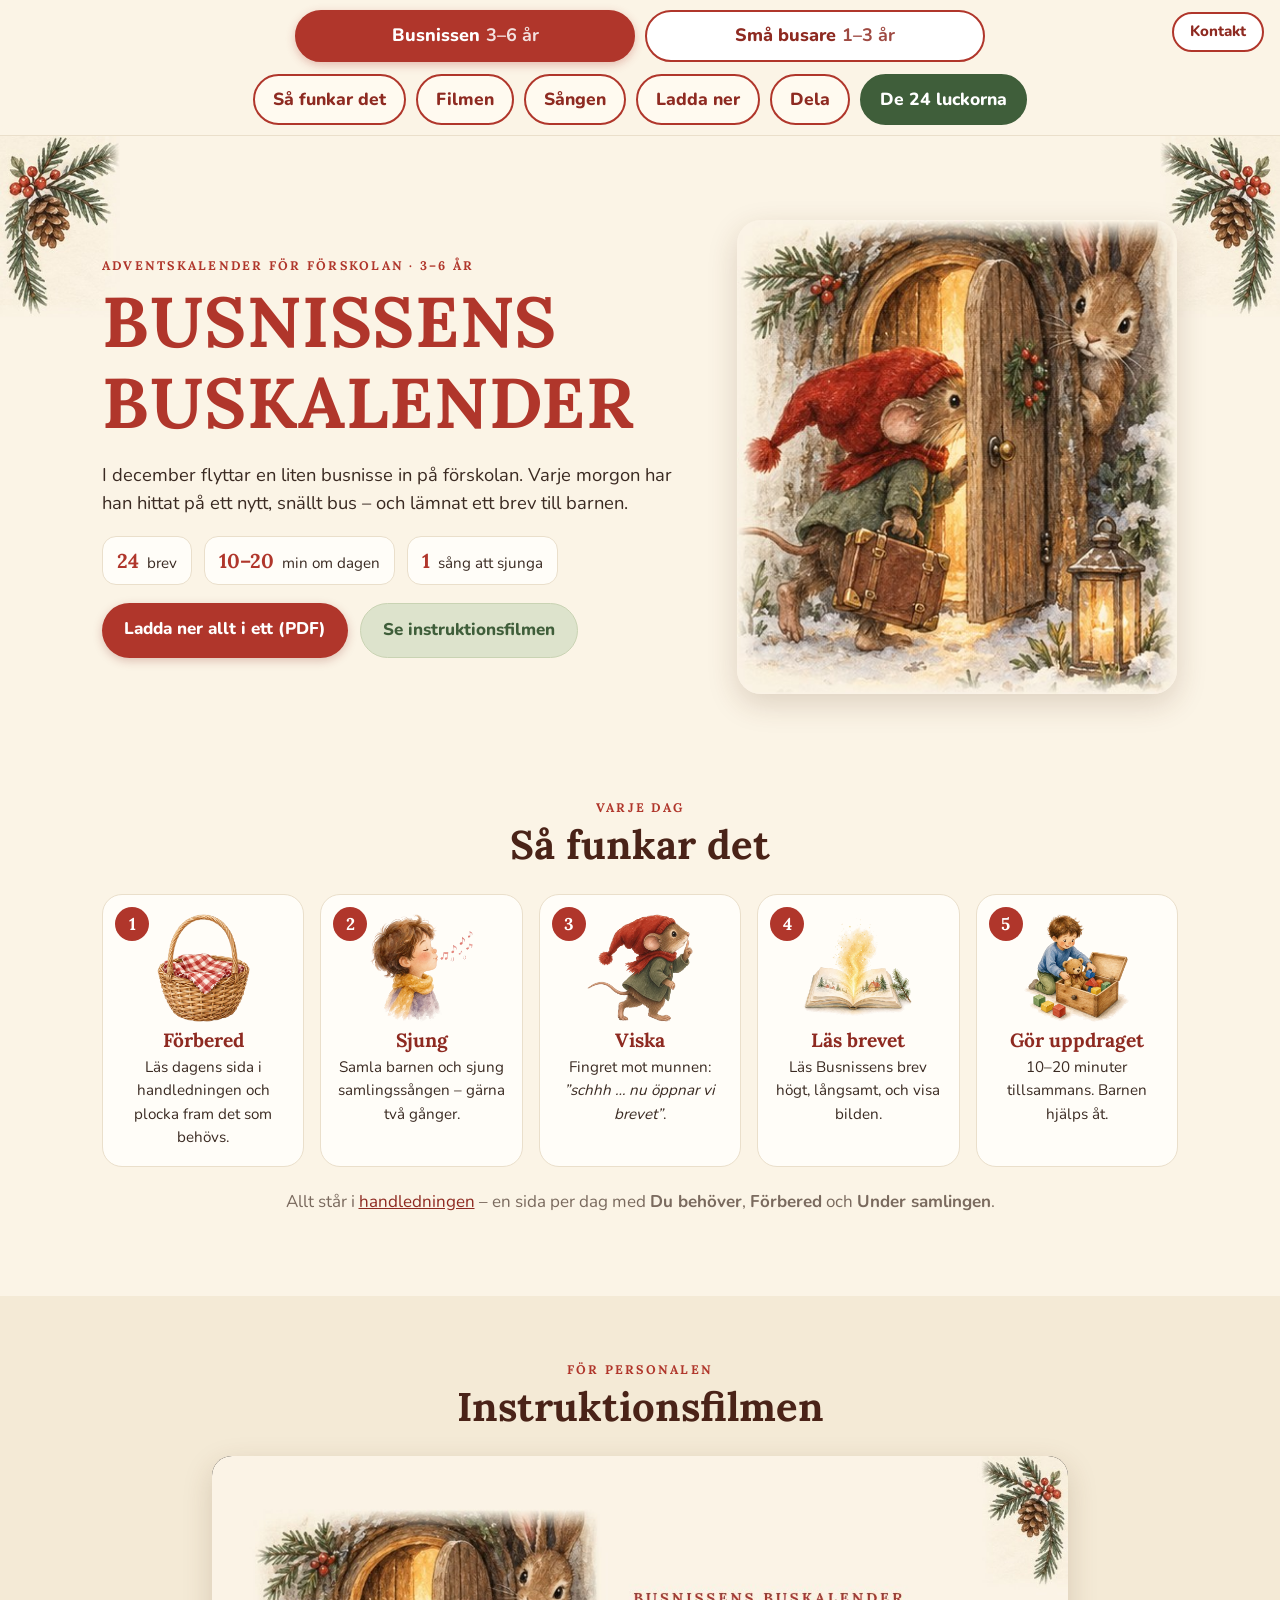
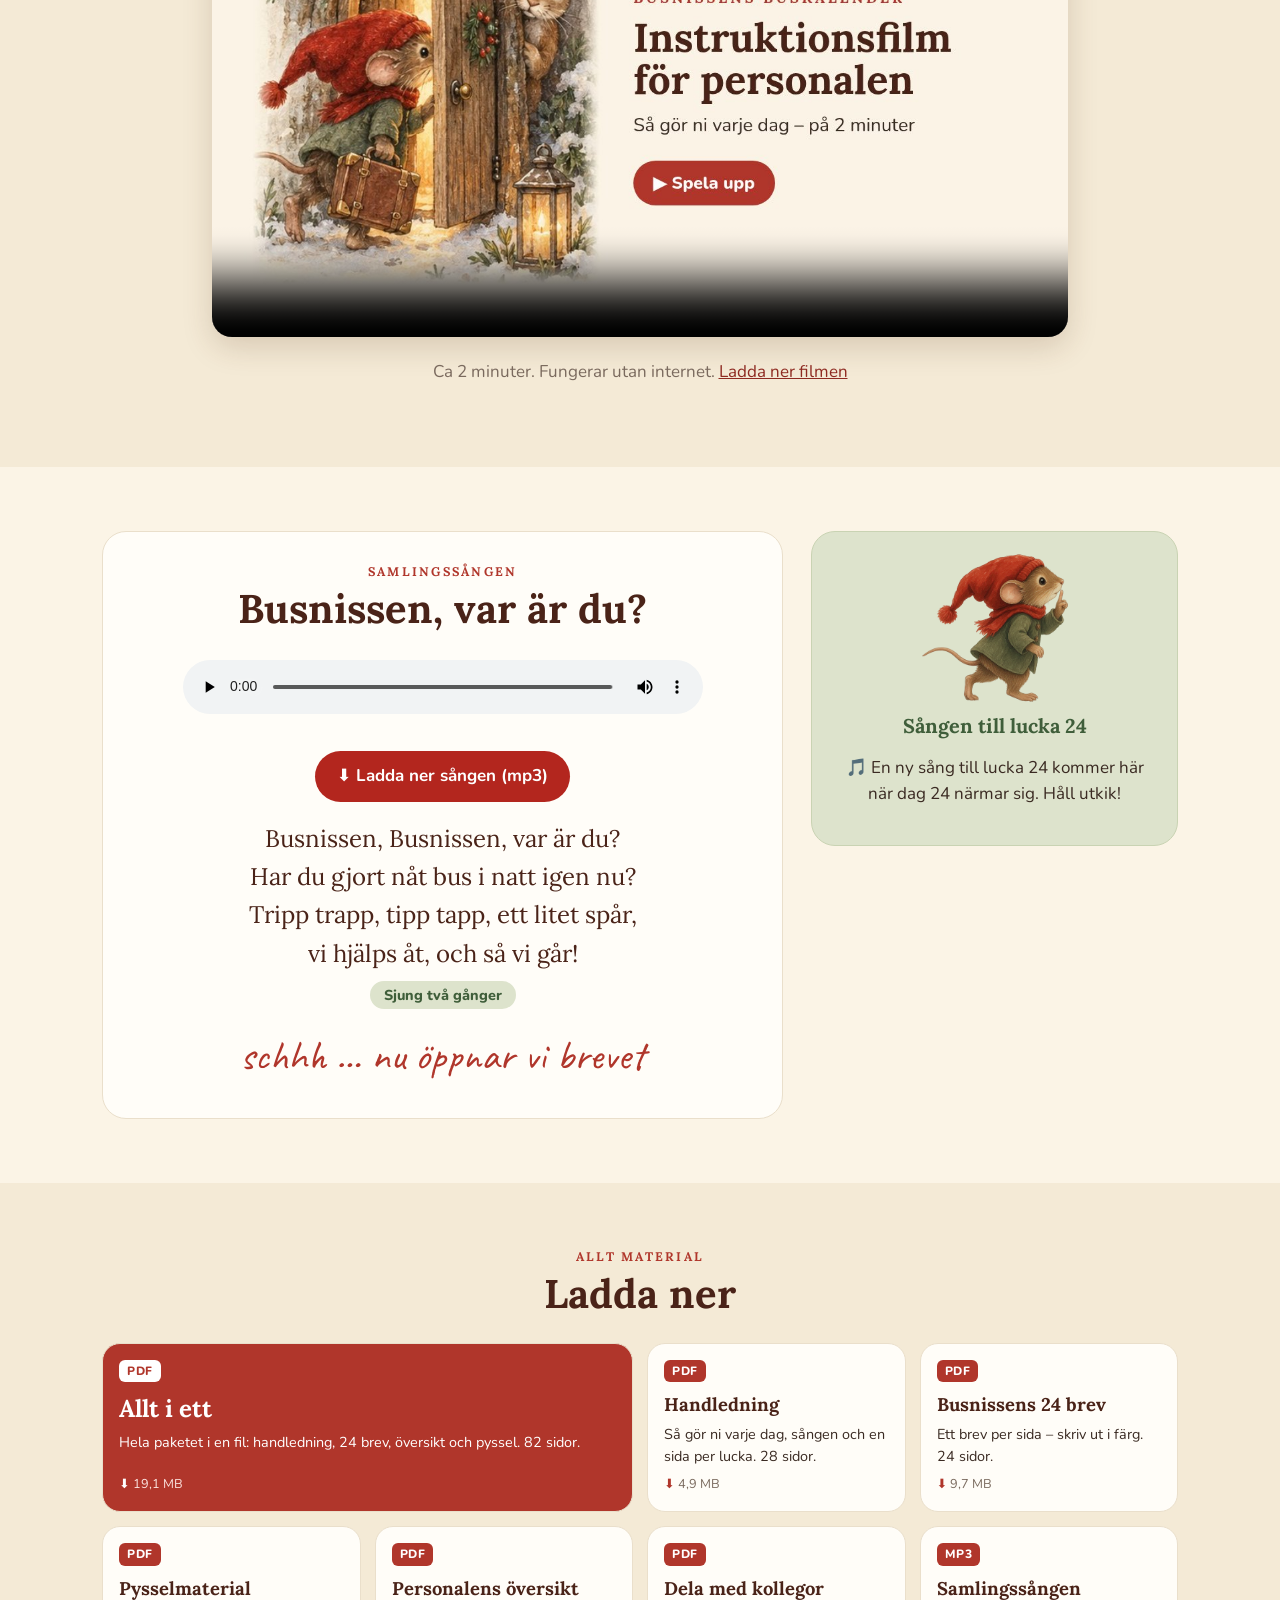
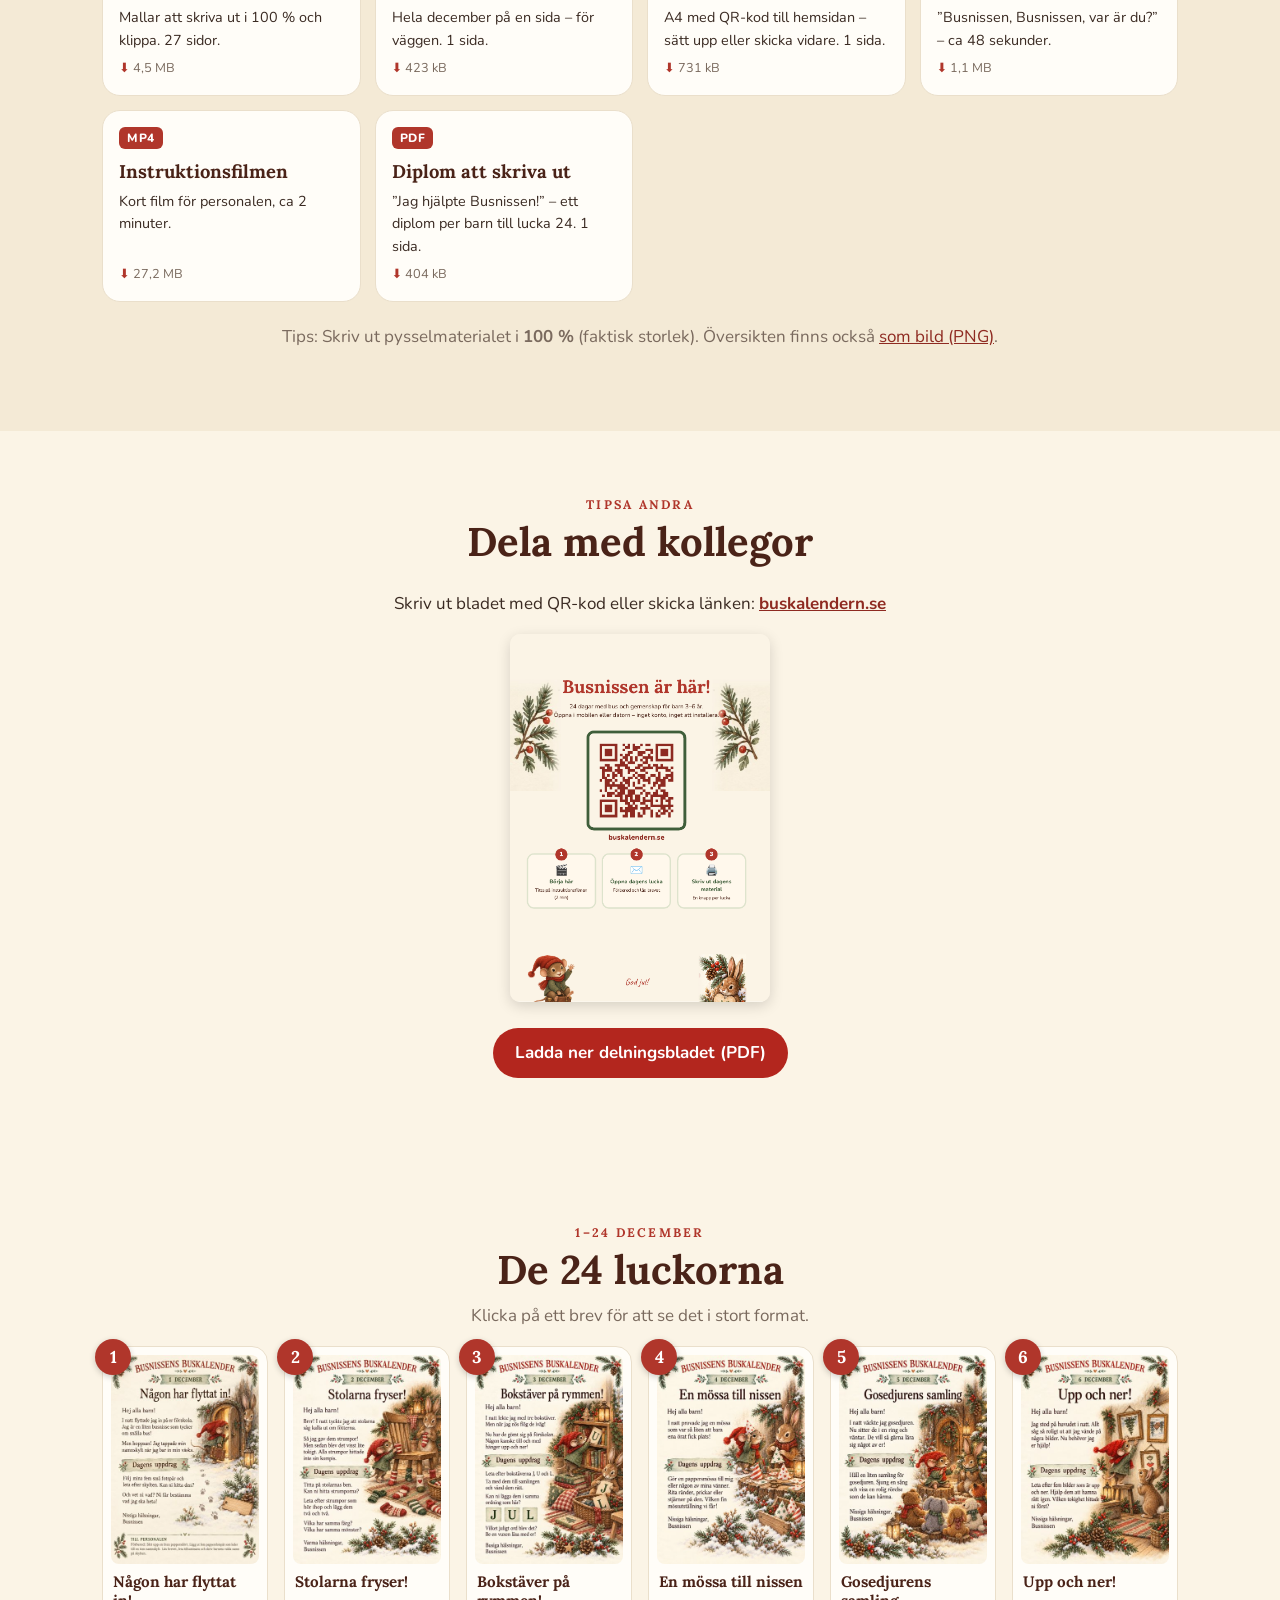
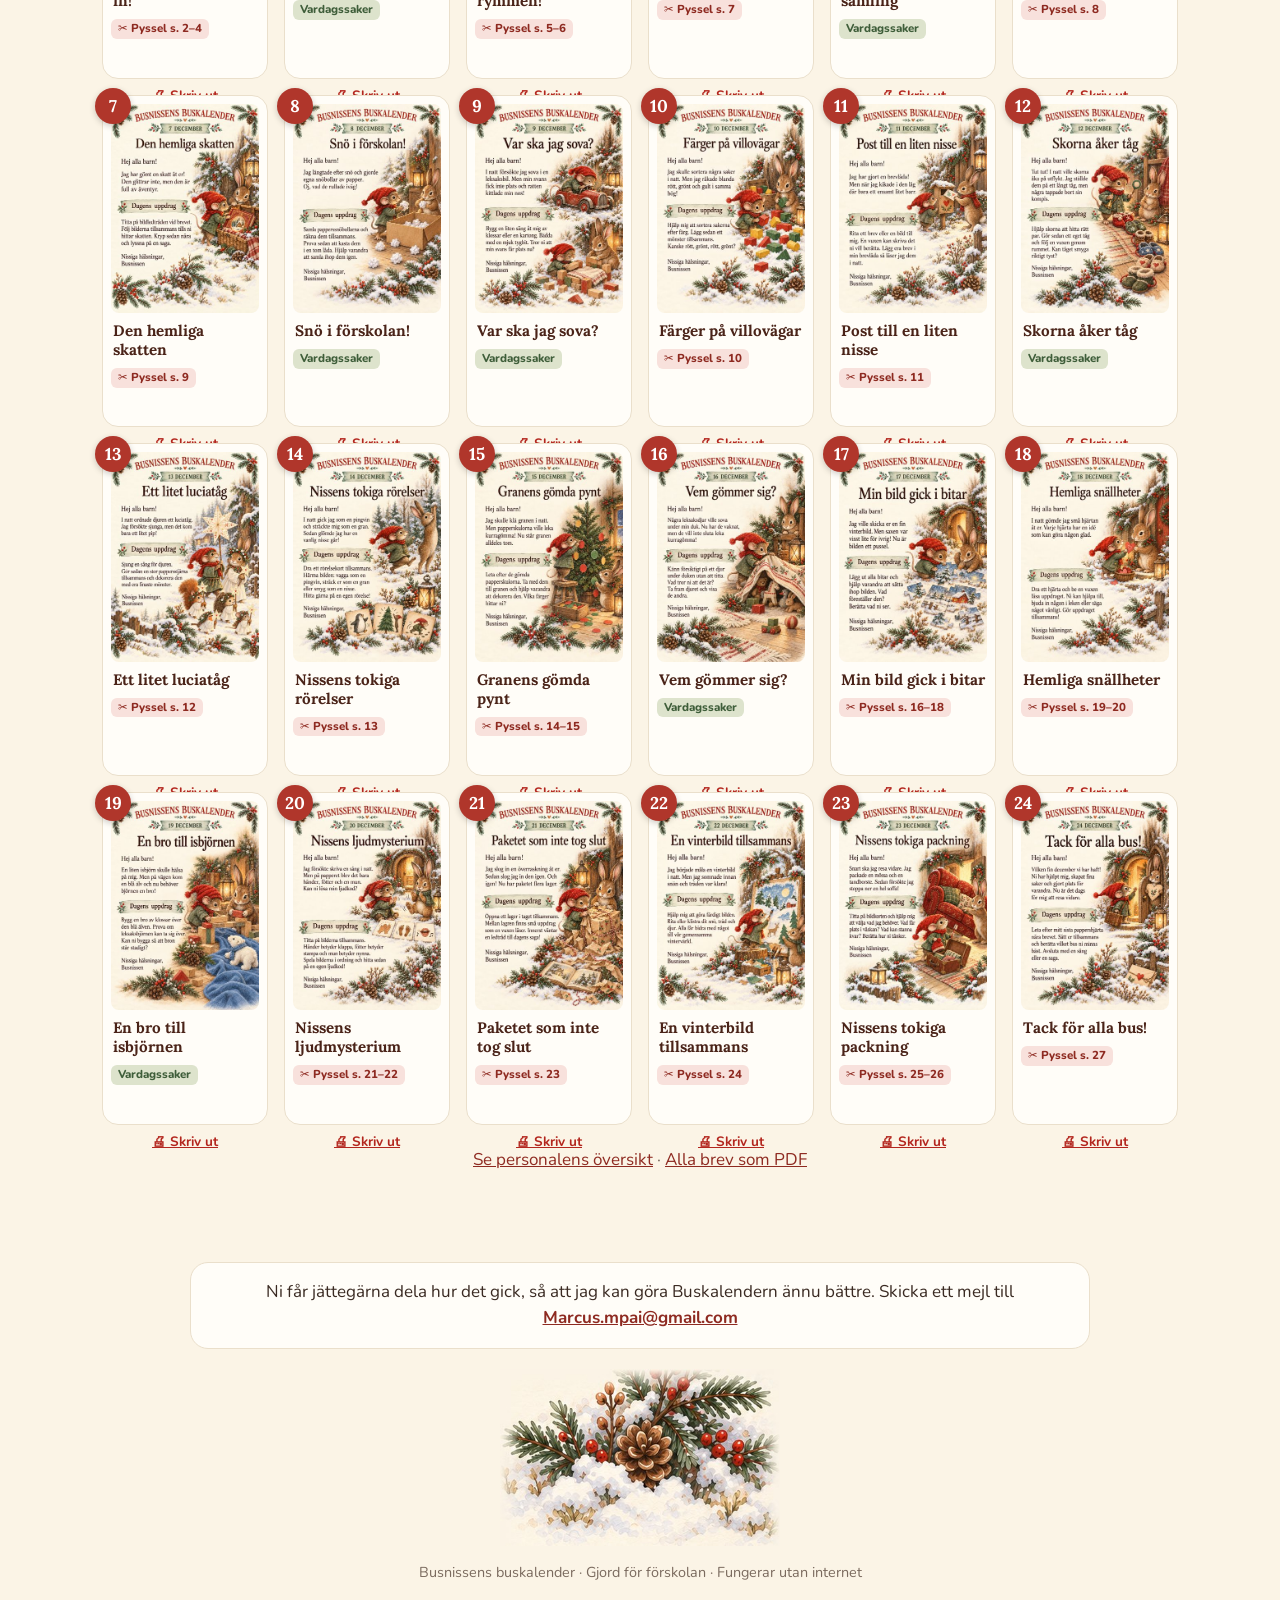
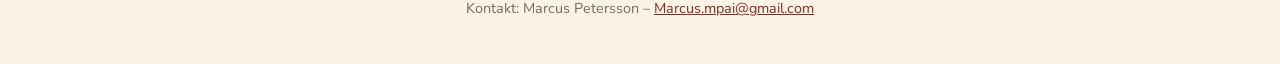
<file: index.html>
<!doctype html>
<html lang="sv">
<head>
<meta charset="utf-8">
<meta name="viewport" content="width=device-width, initial-scale=1">
<title>Busnissens buskalender – adventskalender för förskolan</title>
<meta name="description" content="24 små brev från Busnissen, en samlingssång och enkla uppdrag för barn 3–6 år. Handledning, pysselmaterial och film – allt på ett ställe.">
<link rel="icon" href="data:image/svg+xml,%3Csvg xmlns=%22http://www.w3.org/2000/svg%22 viewBox=%220 0 100 100%22%3E%3Ctext y=%22.9em%22 font-size=%2290%22%3E%F0%9F%8E%85%3C/text%3E%3C/svg%3E">
<link rel="stylesheet" href="assets/style.css">
<style>.top .vpick{display:flex;gap:10px;justify-content:center;padding:10px 12px 2px;max-width:1120px;margin:0 auto}.top .vpick a{flex:1 1 0;max-width:340px;justify-content:center;min-height:52px;font-size:18px;background:#fff;color:var(--red2);border:2px solid var(--red)}.top .vpick a.on{background:var(--red);color:#fff;box-shadow:0 3px 10px rgba(176,54,43,.3)}.top .vpick a .ag{font-weight:700;opacity:.85;margin-left:6px}@media (max-width:520px){.top .vpick a{font-size:15px;padding:8px 8px;white-space:normal;text-align:center;line-height:1.15}}</style>

<style>
.feedback-box{padding:8px 0 0}
.feedback-box p{max-width:900px;margin:0 auto 10px;background:var(--card);border:1px solid #EADFCB;border-radius:18px;padding:16px 22px;text-align:center;color:var(--ink)}
.feedback-box a{color:var(--red2);font-weight:700}
#kontakt{scroll-margin-top:130px}
.top .topbar{position:relative;display:flex;align-items:center;justify-content:center;padding:10px 16px 2px}
.top .topbar .vpick{padding:0;margin:0;width:100%;max-width:700px}
.top a.kontakt-btn{position:absolute;right:16px;top:50%;transform:translateY(-50%);z-index:2;min-height:40px;padding:6px 16px;font-size:15px;font-weight:800;background:#fff;color:var(--red2);border:2px solid var(--red);border-radius:999px;text-decoration:none;box-shadow:none}
.top a.kontakt-btn:hover,.top a.kontakt-btn:focus-visible{background:var(--red);color:#fff;outline:none}
@media (max-width:960px){
  .top .topbar{display:grid;grid-template-columns:1fr auto;align-items:center;gap:4px 8px;padding:8px 12px 2px}
  .top .topbar .vpick{grid-column:1/-1;grid-row:2;max-width:none}
  .top a.kontakt-btn{position:static;transform:none;grid-column:2;grid-row:1;justify-self:end;min-height:36px;padding:5px 14px;font-size:14px}
  #kontakt{scroll-margin-top:180px}
}
</style>
</head>
<body>
<a class="skip" href="#luckor">Hoppa till luckorna</a>
<header class="top"><div class="topbar"><div class="vpick" aria-label="Välj version"><a href="index.html" class="on">Busnissen<span class="ag">3–6 år</span></a><a href="smabarn.html" class="">Små busare<span class="ag">1–3 år</span></a></div><a class="kontakt-btn" href="#kontakt">Kontakt</a></div><nav><a href="#hur" >Så funkar det</a><a href="#film">Filmen</a><a href="#sangen">Sången</a><a href="#ladda-ner">Ladda ner</a><a href="#dela">Dela</a><a href="#luckor">De 24 luckorna</a></nav></header>

<section class="hero">
 <img class="c l" src="assets/img/corner_tl.jpg" alt=""><img class="c r" src="assets/img/corner_tr.jpg" alt="">
 <div class="wrap hero-in">
  <div class="htxt">
   <p class="kicker">Adventskalender för förskolan <span style="white-space:nowrap">· 3–6 år</span></p>
   <h1>Busnissens <span>buskalender</span></h1>
   <p class="lead">I december flyttar en liten busnisse in på förskolan. Varje morgon har han hittat på ett nytt, snällt bus – och lämnat ett brev till barnen.</p>
   <ul class="facts"><li><b>24</b> brev</li><li><b>10–20</b> min om dagen</li><li><b>1</b> sång att sjunga</li></ul>
   <div class="cta"><a class="btn" href="filer/allt-i-ett.pdf" download>Ladda ner allt i ett (PDF)</a><a class="btn ghost" href="#film">Se instruktionsfilmen</a></div>
  </div>
  <div class="himg"><img src="assets/img/door_scene.jpg" alt="Busnissen öppnar en liten dörr med sin resväska" width="455" height="490"></div>
 </div>
</section>

<main>
<section id="hur" class="sec">
 <div class="wrap">
  <p class="kicker">Varje dag</p><h2>Så funkar det</h2>
  <ol class="steps"><li class="step"><span class="n">1</span><img src="assets/ill/korg.webp" alt="" loading="lazy" width="140" height="140"><h3>Förbered</h3><p>Läs dagens sida i handledningen och plocka fram det som behövs.</p></li><li class="step"><span class="n">2</span><img src="assets/ill/nynna.webp" alt="" loading="lazy" width="140" height="140"><h3>Sjung</h3><p>Samla barnen och sjung samlingssången – gärna två gånger.</p></li><li class="step"><span class="n">3</span><img src="assets/ill/smyg.webp" alt="" loading="lazy" width="140" height="140"><h3>Viska</h3><p>Fingret mot munnen: <i>”schhh … nu öppnar vi brevet”</i>.</p></li><li class="step"><span class="n">4</span><img src="assets/ill/sagobok.webp" alt="" loading="lazy" width="140" height="140"><h3>Läs brevet</h3><p>Läs Busnissens brev högt, långsamt, och visa bilden.</p></li><li class="step"><span class="n">5</span><img src="assets/ill/hjalp.webp" alt="" loading="lazy" width="140" height="140"><h3>Gör uppdraget</h3><p>10–20 minuter tillsammans. Barnen hjälps åt.</p></li></ol>
  <p class="note">Allt står i <a href="filer/handledning.pdf">handledningen</a> – en sida per dag med <b>Du behöver</b>, <b>Förbered</b> och <b>Under samlingen</b>.</p>
 </div>
</section>

<section id="film" class="sec alt">
 <div class="wrap narrow">
  <p class="kicker">För personalen</p><h2>Instruktionsfilmen</h2>
  <div class="video"><video controls preload="metadata" poster="assets/img/poster.jpg" playsinline><source src="filer/instruktionsfilm.mp4" type="video/mp4">Din webbläsare kan inte spela filmen. <a href="filer/instruktionsfilm.mp4">Öppna filmen här</a>.</video></div>
  <p class="note">Ca 2 minuter. Fungerar utan internet. <a href="filer/instruktionsfilm.mp4" download>Ladda ner filmen</a></p>
 </div>
</section>

<section id="sangen" class="sec">
 <div class="wrap song">
  <div class="lyrics">
   <p class="kicker">Samlingssången</p><h2>Busnissen, var är du?</h2>
   <audio controls preload="metadata" src="filer/samlingssang.mp3" style="width:100%;max-width:520px;margin:12px 0"></audio>
   <p><a href="filer/samlingssang.mp3" download style="display:inline-block;padding:12px 22px;border-radius:999px;background:#b3261e;color:#fff;font-weight:700;text-decoration:none">⬇ Ladda ner sången (mp3)</a></p>
   <p class="ly">Busnissen, Busnissen, var är du?<br>Har du gjort nåt bus i natt igen nu?<br>Tripp trapp, tipp tapp, ett litet spår,<br>vi hjälps åt, och så vi går!</p>
   <p class="x2">Sjung två gånger</p>
   <p class="whisper">schhh … nu öppnar vi brevet</p>
  </div>
  <div class="bonus"><img src="assets/ill/smyg.webp" alt="" width="220" height="220" loading="lazy">
   <h3>Sången till lucka 24</h3><p>🎵 En ny sång till lucka 24 kommer här när dag 24 närmar sig. Håll utkik!</p></div>
 </div>
</section>

<section id="ladda-ner" class="sec alt">
 <div class="wrap">
  <p class="kicker">Allt material</p><h2>Ladda ner</h2>
  <ul class="dls"><li class="dl big"><a href="filer/allt-i-ett.pdf" download><span class="ft">PDF</span><span class="dtt">Allt i ett</span><span class="dd">Hela paketet i en fil: handledning, 24 brev, översikt och pyssel. 82 sidor.</span><span class="sz">19,1 MB</span></a></li><li class="dl "><a href="filer/handledning.pdf" download><span class="ft">PDF</span><span class="dtt">Handledning</span><span class="dd">Så gör ni varje dag, sången och en sida per lucka. 28 sidor.</span><span class="sz">4,9 MB</span></a></li><li class="dl "><a href="filer/brev.pdf" download><span class="ft">PDF</span><span class="dtt">Busnissens 24 brev</span><span class="dd">Ett brev per sida – skriv ut i färg. 24 sidor.</span><span class="sz">9,7 MB</span></a></li><li class="dl "><a href="filer/pysselmaterial.pdf" download><span class="ft">PDF</span><span class="dtt">Pysselmaterial</span><span class="dd">Mallar att skriva ut i 100 % och klippa. 27 sidor.</span><span class="sz">4,5 MB</span></a></li><li class="dl "><a href="filer/personalens-oversikt.pdf" download><span class="ft">PDF</span><span class="dtt">Personalens översikt</span><span class="dd">Hela december på en sida – för väggen. 1 sida.</span><span class="sz">423 kB</span></a></li><li class="dl "><a href="filer/dela-med-kollegor.pdf" download><span class="ft">PDF</span><span class="dtt">Dela med kollegor</span><span class="dd">A4 med QR-kod till hemsidan – sätt upp eller skicka vidare. 1 sida.</span><span class="sz">731 kB</span></a></li><li class="dl "><a href="filer/samlingssang.mp3" download><span class="ft">MP3</span><span class="dtt">Samlingssången</span><span class="dd">”Busnissen, Busnissen, var är du?” – ca 48 sekunder.</span><span class="sz">1,1 MB</span></a></li><li class="dl "><a href="filer/instruktionsfilm.mp4" download><span class="ft">MP4</span><span class="dtt">Instruktionsfilmen</span><span class="dd">Kort film för personalen, ca 2 minuter.</span><span class="sz">27,2 MB</span></a></li><li class="dl "><a href="filer/diplom-3-6-ar.pdf" download><span class="ft">PDF</span><span class="dtt">Diplom att skriva ut</span><span class="dd">”Jag hjälpte Busnissen!” – ett diplom per barn till lucka 24. 1 sida.</span><span class="sz">404 kB</span></a></li></ul>
  <p class="note">Tips: Skriv ut pysselmaterialet i <b>100 %</b> (faktisk storlek). Översikten finns också <a href="filer/personalens-oversikt.png" download>som bild (PNG)</a>.</p>
 </div>
</section>

<section id="dela" class="sec">
 <div class="wrap" style="text-align:center">
  <p class="kicker">Tipsa andra</p><h2>Dela med kollegor</h2>
  <p>Skriv ut bladet med QR-kod eller skicka länken: <a href="https://buskalendern.se/"><b>buskalendern.se</b></a></p>
  <a href="filer/dela-med-kollegor.pdf" target="_blank" rel="noopener"><img src="filer/dela-med-kollegor.png" alt="Delningsblad med QR-kod" style="width:100%;max-width:260px;border-radius:10px;box-shadow:0 4px 14px rgba(0,0,0,.15)"></a>
  <p><a href="filer/dela-med-kollegor.pdf" download style="display:inline-block;padding:12px 22px;border-radius:999px;background:#b3261e;color:#fff;font-weight:700;text-decoration:none">Ladda ner delningsbladet (PDF)</a></p>
 </div>
</section>

<section id="luckor" class="sec">
 <div class="wrap">
  <p class="kicker">1–24 december</p><h2>De 24 luckorna</h2>
  <p class="sub">Klicka på ett brev för att se det i stort format.</p>
  <ol class="days"><li><a class="day" href="brev/dag01.jpg" data-i="0" target="_blank" rel="noopener"><span class="dn">1</span><img src="assets/thumb/dag01.jpg" alt="Brev 1 december: Någon har flyttat in!" loading="lazy" width="360" height="509"><span class="dt">Någon har flyttat in!</span><span class="tag">✂ Pyssel s. 2–4</span></a><a class="printday" href="filer/dagar/lucka-01.pdf" target="_blank" rel="noopener" style="display:block;margin-top:6px;text-align:center;font-weight:700;font-size:.85rem;color:#b3261e">🖨 Skriv ut</a></li><li><a class="day" href="brev/dag02.jpg" data-i="1" target="_blank" rel="noopener"><span class="dn">2</span><img src="assets/thumb/dag02.jpg" alt="Brev 2 december: Stolarna fryser!" loading="lazy" width="360" height="509"><span class="dt">Stolarna fryser!</span><span class="tag g">Vardagssaker</span></a><a class="printday" href="filer/dagar/lucka-02.pdf" target="_blank" rel="noopener" style="display:block;margin-top:6px;text-align:center;font-weight:700;font-size:.85rem;color:#b3261e">🖨 Skriv ut</a></li><li><a class="day" href="brev/dag03.jpg" data-i="2" target="_blank" rel="noopener"><span class="dn">3</span><img src="assets/thumb/dag03.jpg" alt="Brev 3 december: Bokstäver på rymmen!" loading="lazy" width="360" height="509"><span class="dt">Bokstäver på rymmen!</span><span class="tag">✂ Pyssel s. 5–6</span></a><a class="printday" href="filer/dagar/lucka-03.pdf" target="_blank" rel="noopener" style="display:block;margin-top:6px;text-align:center;font-weight:700;font-size:.85rem;color:#b3261e">🖨 Skriv ut</a></li><li><a class="day" href="brev/dag04.jpg" data-i="3" target="_blank" rel="noopener"><span class="dn">4</span><img src="assets/thumb/dag04.jpg" alt="Brev 4 december: En mössa till nissen" loading="lazy" width="360" height="509"><span class="dt">En mössa till nissen</span><span class="tag">✂ Pyssel s. 7</span></a><a class="printday" href="filer/dagar/lucka-04.pdf" target="_blank" rel="noopener" style="display:block;margin-top:6px;text-align:center;font-weight:700;font-size:.85rem;color:#b3261e">🖨 Skriv ut</a></li><li><a class="day" href="brev/dag05.jpg" data-i="4" target="_blank" rel="noopener"><span class="dn">5</span><img src="assets/thumb/dag05.jpg" alt="Brev 5 december: Gosedjurens samling" loading="lazy" width="360" height="509"><span class="dt">Gosedjurens samling</span><span class="tag g">Vardagssaker</span></a><a class="printday" href="filer/dagar/lucka-05.pdf" target="_blank" rel="noopener" style="display:block;margin-top:6px;text-align:center;font-weight:700;font-size:.85rem;color:#b3261e">🖨 Skriv ut</a></li><li><a class="day" href="brev/dag06.jpg" data-i="5" target="_blank" rel="noopener"><span class="dn">6</span><img src="assets/thumb/dag06.jpg" alt="Brev 6 december: Upp och ner!" loading="lazy" width="360" height="509"><span class="dt">Upp och ner!</span><span class="tag">✂ Pyssel s. 8</span></a><a class="printday" href="filer/dagar/lucka-06.pdf" target="_blank" rel="noopener" style="display:block;margin-top:6px;text-align:center;font-weight:700;font-size:.85rem;color:#b3261e">🖨 Skriv ut</a></li><li><a class="day" href="brev/dag07.jpg" data-i="6" target="_blank" rel="noopener"><span class="dn">7</span><img src="assets/thumb/dag07.jpg" alt="Brev 7 december: Den hemliga skatten" loading="lazy" width="360" height="509"><span class="dt">Den hemliga skatten</span><span class="tag">✂ Pyssel s. 9</span></a><a class="printday" href="filer/dagar/lucka-07.pdf" target="_blank" rel="noopener" style="display:block;margin-top:6px;text-align:center;font-weight:700;font-size:.85rem;color:#b3261e">🖨 Skriv ut</a></li><li><a class="day" href="brev/dag08.jpg" data-i="7" target="_blank" rel="noopener"><span class="dn">8</span><img src="assets/thumb/dag08.jpg" alt="Brev 8 december: Snö i förskolan!" loading="lazy" width="360" height="509"><span class="dt">Snö i förskolan!</span><span class="tag g">Vardagssaker</span></a><a class="printday" href="filer/dagar/lucka-08.pdf" target="_blank" rel="noopener" style="display:block;margin-top:6px;text-align:center;font-weight:700;font-size:.85rem;color:#b3261e">🖨 Skriv ut</a></li><li><a class="day" href="brev/dag09.jpg" data-i="8" target="_blank" rel="noopener"><span class="dn">9</span><img src="assets/thumb/dag09.jpg" alt="Brev 9 december: Var ska jag sova?" loading="lazy" width="360" height="509"><span class="dt">Var ska jag sova?</span><span class="tag g">Vardagssaker</span></a><a class="printday" href="filer/dagar/lucka-09.pdf" target="_blank" rel="noopener" style="display:block;margin-top:6px;text-align:center;font-weight:700;font-size:.85rem;color:#b3261e">🖨 Skriv ut</a></li><li><a class="day" href="brev/dag10.jpg" data-i="9" target="_blank" rel="noopener"><span class="dn">10</span><img src="assets/thumb/dag10.jpg" alt="Brev 10 december: Färger på villovägar" loading="lazy" width="360" height="509"><span class="dt">Färger på villovägar</span><span class="tag">✂ Pyssel s. 10</span></a><a class="printday" href="filer/dagar/lucka-10.pdf" target="_blank" rel="noopener" style="display:block;margin-top:6px;text-align:center;font-weight:700;font-size:.85rem;color:#b3261e">🖨 Skriv ut</a></li><li><a class="day" href="brev/dag11.jpg" data-i="10" target="_blank" rel="noopener"><span class="dn">11</span><img src="assets/thumb/dag11.jpg" alt="Brev 11 december: Post till en liten nisse" loading="lazy" width="360" height="509"><span class="dt">Post till en liten nisse</span><span class="tag">✂ Pyssel s. 11</span></a><a class="printday" href="filer/dagar/lucka-11.pdf" target="_blank" rel="noopener" style="display:block;margin-top:6px;text-align:center;font-weight:700;font-size:.85rem;color:#b3261e">🖨 Skriv ut</a></li><li><a class="day" href="brev/dag12.jpg" data-i="11" target="_blank" rel="noopener"><span class="dn">12</span><img src="assets/thumb/dag12.jpg" alt="Brev 12 december: Skorna åker tåg" loading="lazy" width="360" height="509"><span class="dt">Skorna åker tåg</span><span class="tag g">Vardagssaker</span></a><a class="printday" href="filer/dagar/lucka-12.pdf" target="_blank" rel="noopener" style="display:block;margin-top:6px;text-align:center;font-weight:700;font-size:.85rem;color:#b3261e">🖨 Skriv ut</a></li><li><a class="day" href="brev/dag13.jpg" data-i="12" target="_blank" rel="noopener"><span class="dn">13</span><img src="assets/thumb/dag13.jpg" alt="Brev 13 december: Ett litet luciatåg" loading="lazy" width="360" height="509"><span class="dt">Ett litet luciatåg</span><span class="tag">✂ Pyssel s. 12</span></a><a class="printday" href="filer/dagar/lucka-13.pdf" target="_blank" rel="noopener" style="display:block;margin-top:6px;text-align:center;font-weight:700;font-size:.85rem;color:#b3261e">🖨 Skriv ut</a></li><li><a class="day" href="brev/dag14.jpg" data-i="13" target="_blank" rel="noopener"><span class="dn">14</span><img src="assets/thumb/dag14.jpg" alt="Brev 14 december: Nissens tokiga rörelser" loading="lazy" width="360" height="509"><span class="dt">Nissens tokiga rörelser</span><span class="tag">✂ Pyssel s. 13</span></a><a class="printday" href="filer/dagar/lucka-14.pdf" target="_blank" rel="noopener" style="display:block;margin-top:6px;text-align:center;font-weight:700;font-size:.85rem;color:#b3261e">🖨 Skriv ut</a></li><li><a class="day" href="brev/dag15.jpg" data-i="14" target="_blank" rel="noopener"><span class="dn">15</span><img src="assets/thumb/dag15.jpg" alt="Brev 15 december: Granens gömda pynt" loading="lazy" width="360" height="509"><span class="dt">Granens gömda pynt</span><span class="tag">✂ Pyssel s. 14–15</span></a><a class="printday" href="filer/dagar/lucka-15.pdf" target="_blank" rel="noopener" style="display:block;margin-top:6px;text-align:center;font-weight:700;font-size:.85rem;color:#b3261e">🖨 Skriv ut</a></li><li><a class="day" href="brev/dag16.jpg" data-i="15" target="_blank" rel="noopener"><span class="dn">16</span><img src="assets/thumb/dag16.jpg" alt="Brev 16 december: Vem gömmer sig?" loading="lazy" width="360" height="509"><span class="dt">Vem gömmer sig?</span><span class="tag g">Vardagssaker</span></a><a class="printday" href="filer/dagar/lucka-16.pdf" target="_blank" rel="noopener" style="display:block;margin-top:6px;text-align:center;font-weight:700;font-size:.85rem;color:#b3261e">🖨 Skriv ut</a></li><li><a class="day" href="brev/dag17.jpg" data-i="16" target="_blank" rel="noopener"><span class="dn">17</span><img src="assets/thumb/dag17.jpg" alt="Brev 17 december: Min bild gick i bitar" loading="lazy" width="360" height="509"><span class="dt">Min bild gick i bitar</span><span class="tag">✂ Pyssel s. 16–18</span></a><a class="printday" href="filer/dagar/lucka-17.pdf" target="_blank" rel="noopener" style="display:block;margin-top:6px;text-align:center;font-weight:700;font-size:.85rem;color:#b3261e">🖨 Skriv ut</a></li><li><a class="day" href="brev/dag18.jpg" data-i="17" target="_blank" rel="noopener"><span class="dn">18</span><img src="assets/thumb/dag18.jpg" alt="Brev 18 december: Hemliga snällheter" loading="lazy" width="360" height="509"><span class="dt">Hemliga snällheter</span><span class="tag">✂ Pyssel s. 19–20</span></a><a class="printday" href="filer/dagar/lucka-18.pdf" target="_blank" rel="noopener" style="display:block;margin-top:6px;text-align:center;font-weight:700;font-size:.85rem;color:#b3261e">🖨 Skriv ut</a></li><li><a class="day" href="brev/dag19.jpg" data-i="18" target="_blank" rel="noopener"><span class="dn">19</span><img src="assets/thumb/dag19.jpg" alt="Brev 19 december: En bro till isbjörnen" loading="lazy" width="360" height="509"><span class="dt">En bro till isbjörnen</span><span class="tag g">Vardagssaker</span></a><a class="printday" href="filer/dagar/lucka-19.pdf" target="_blank" rel="noopener" style="display:block;margin-top:6px;text-align:center;font-weight:700;font-size:.85rem;color:#b3261e">🖨 Skriv ut</a></li><li><a class="day" href="brev/dag20.jpg" data-i="19" target="_blank" rel="noopener"><span class="dn">20</span><img src="assets/thumb/dag20.jpg" alt="Brev 20 december: Nissens ljudmysterium" loading="lazy" width="360" height="509"><span class="dt">Nissens ljudmysterium</span><span class="tag">✂ Pyssel s. 21–22</span></a><a class="printday" href="filer/dagar/lucka-20.pdf" target="_blank" rel="noopener" style="display:block;margin-top:6px;text-align:center;font-weight:700;font-size:.85rem;color:#b3261e">🖨 Skriv ut</a></li><li><a class="day" href="brev/dag21.jpg" data-i="20" target="_blank" rel="noopener"><span class="dn">21</span><img src="assets/thumb/dag21.jpg" alt="Brev 21 december: Paketet som inte tog slut" loading="lazy" width="360" height="509"><span class="dt">Paketet som inte tog slut</span><span class="tag">✂ Pyssel s. 23</span></a><a class="printday" href="filer/dagar/lucka-21.pdf" target="_blank" rel="noopener" style="display:block;margin-top:6px;text-align:center;font-weight:700;font-size:.85rem;color:#b3261e">🖨 Skriv ut</a></li><li><a class="day" href="brev/dag22.jpg" data-i="21" target="_blank" rel="noopener"><span class="dn">22</span><img src="assets/thumb/dag22.jpg" alt="Brev 22 december: En vinterbild tillsammans" loading="lazy" width="360" height="509"><span class="dt">En vinterbild tillsammans</span><span class="tag">✂ Pyssel s. 24</span></a><a class="printday" href="filer/dagar/lucka-22.pdf" target="_blank" rel="noopener" style="display:block;margin-top:6px;text-align:center;font-weight:700;font-size:.85rem;color:#b3261e">🖨 Skriv ut</a></li><li><a class="day" href="brev/dag23.jpg" data-i="22" target="_blank" rel="noopener"><span class="dn">23</span><img src="assets/thumb/dag23.jpg" alt="Brev 23 december: Nissens tokiga packning" loading="lazy" width="360" height="509"><span class="dt">Nissens tokiga packning</span><span class="tag">✂ Pyssel s. 25–26</span></a><a class="printday" href="filer/dagar/lucka-23.pdf" target="_blank" rel="noopener" style="display:block;margin-top:6px;text-align:center;font-weight:700;font-size:.85rem;color:#b3261e">🖨 Skriv ut</a></li><li><a class="day" href="brev/dag24.jpg" data-i="23" target="_blank" rel="noopener"><span class="dn">24</span><img src="assets/thumb/dag24.jpg" alt="Brev 24 december: Tack för alla bus!" loading="lazy" width="360" height="509"><span class="dt">Tack för alla bus!</span><span class="tag">✂ Pyssel s. 27</span></a><a class="printday" href="filer/dagar/lucka-24.pdf" target="_blank" rel="noopener" style="display:block;margin-top:6px;text-align:center;font-weight:700;font-size:.85rem;color:#b3261e">🖨 Skriv ut</a></li></ol>
  <p class="note"><a href="brev/personalens-oversikt.jpg" target="_blank" rel="noopener">Se personalens översikt</a> · <a href="filer/brev.pdf" download>Alla brev som PDF</a></p>
 </div>
</section>
</main>

<section id="kontakt" class="feedback-box" aria-label="Hör av er">
 <div class="wrap">
  <p>Ni får jättegärna dela hur det gick, så att jag kan göra Buskalendern ännu bättre. Skicka ett mejl till <a href="mailto:Marcus.mpai@gmail.com?subject=Feedback%20p%C3%A5%20Busnissens%20buskalender">Marcus.mpai@gmail.com</a></p>
 </div>
</section>
<footer class="foot"><img src="assets/img/garland.jpg" alt=""><p>Busnissens buskalender · Gjord för förskolan · Fungerar utan internet</p><p>Kontakt: Marcus Petersson – <a href="mailto:Marcus.mpai@gmail.com">Marcus.mpai@gmail.com</a></p></footer>

<dialog id="lb" aria-label="Brev">
 <button class="x" type="button" aria-label="Stäng">×</button>
 <figure><img id="lbimg" alt=""><figcaption id="lbcap"></figcaption></figure>
 <div class="lbnav"><button type="button" class="prev" aria-label="Föregående brev">‹ Föregående</button><a id="lbprint" class="lbprint" href="#" target="_blank" rel="noopener">🖨 Skriv ut dagens material</a><button type="button" class="next" aria-label="Nästa brev">Nästa ›</button></div><div class="lbsub"><a id="lbopen" href="#" target="_blank" rel="noopener">Öppna i full storlek</a><a id="lbdip" href="filer/diplom-3-6-ar.pdf" target="_blank" rel="noopener" style="display:none;margin-left:14px;font-weight:700">🏅 Diplom att skriva ut</a></div>
</dialog>
<script>
(function(){
 var T=["Någon har flyttat in!", "Stolarna fryser!", "Bokstäver på rymmen!", "En mössa till nissen", "Gosedjurens samling", "Upp och ner!", "Den hemliga skatten", "Snö i förskolan!", "Var ska jag sova?", "Färger på villovägar", "Post till en liten nisse", "Skorna åker tåg", "Ett litet luciatåg", "Nissens tokiga rörelser", "Granens gömda pynt", "Vem gömmer sig?", "Min bild gick i bitar", "Hemliga snällheter", "En bro till isbjörnen", "Nissens ljudmysterium", "Paketet som inte tog slut", "En vinterbild tillsammans", "Nissens tokiga packning", "Tack för alla bus!"]; var dlg=document.getElementById('lb'); if(!dlg||!dlg.showModal) return;
 var img=document.getElementById('lbimg'),cap=document.getElementById('lbcap'),op=document.getElementById('lbopen'),cur=0;
 function pad(n){return (n<10?'0':'')+n}
 function show(i){cur=(i+24)%24; var src='brev/dag'+pad(cur+1)+'.jpg'; img.src=src; img.alt='Brev '+(cur+1)+' december: '+T[cur]; cap.textContent='Lucka '+(cur+1)+' · '+T[cur]; op.href=src; document.getElementById('lbprint').href='filer/dagar/lucka-'+pad(cur+1)+'.pdf';document.getElementById('lbdip').style.display=cur===23?'inline':'none';}
 document.querySelectorAll('a.day').forEach(function(a){a.addEventListener('click',function(e){e.preventDefault();show(+a.dataset.i);dlg.showModal();})});
 dlg.querySelector('.x').onclick=function(){dlg.close()};
 dlg.querySelector('.prev').onclick=function(){show(cur-1)};
 dlg.querySelector('.next').onclick=function(){show(cur+1)};
 dlg.addEventListener('click',function(e){if(e.target===dlg)dlg.close()});
 document.addEventListener('keydown',function(e){if(!dlg.open)return; if(e.key==='ArrowRight')show(cur+1); if(e.key==='ArrowLeft')show(cur-1);});
})();
</script>
<script>(function(){var L=[].slice.call(document.querySelectorAll('.top nav a'));var io=new IntersectionObserver(function(es){es.forEach(function(e){if(e.isIntersecting){L.forEach(function(a){var on=a.getAttribute('href')==='#'+e.target.id;a.classList.toggle('active',on);if(on&&a.scrollIntoView&&innerWidth<=820)a.parentNode.scrollTo({left:a.offsetLeft-12,behavior:'smooth'});});}});},{rootMargin:'-40% 0px -55% 0px'});L.forEach(function(a){var s=document.querySelector(a.getAttribute('href'));if(s)io.observe(s);});})();</script>
<script src="assets/stats.js"></script>
</body>
</html>
</file>
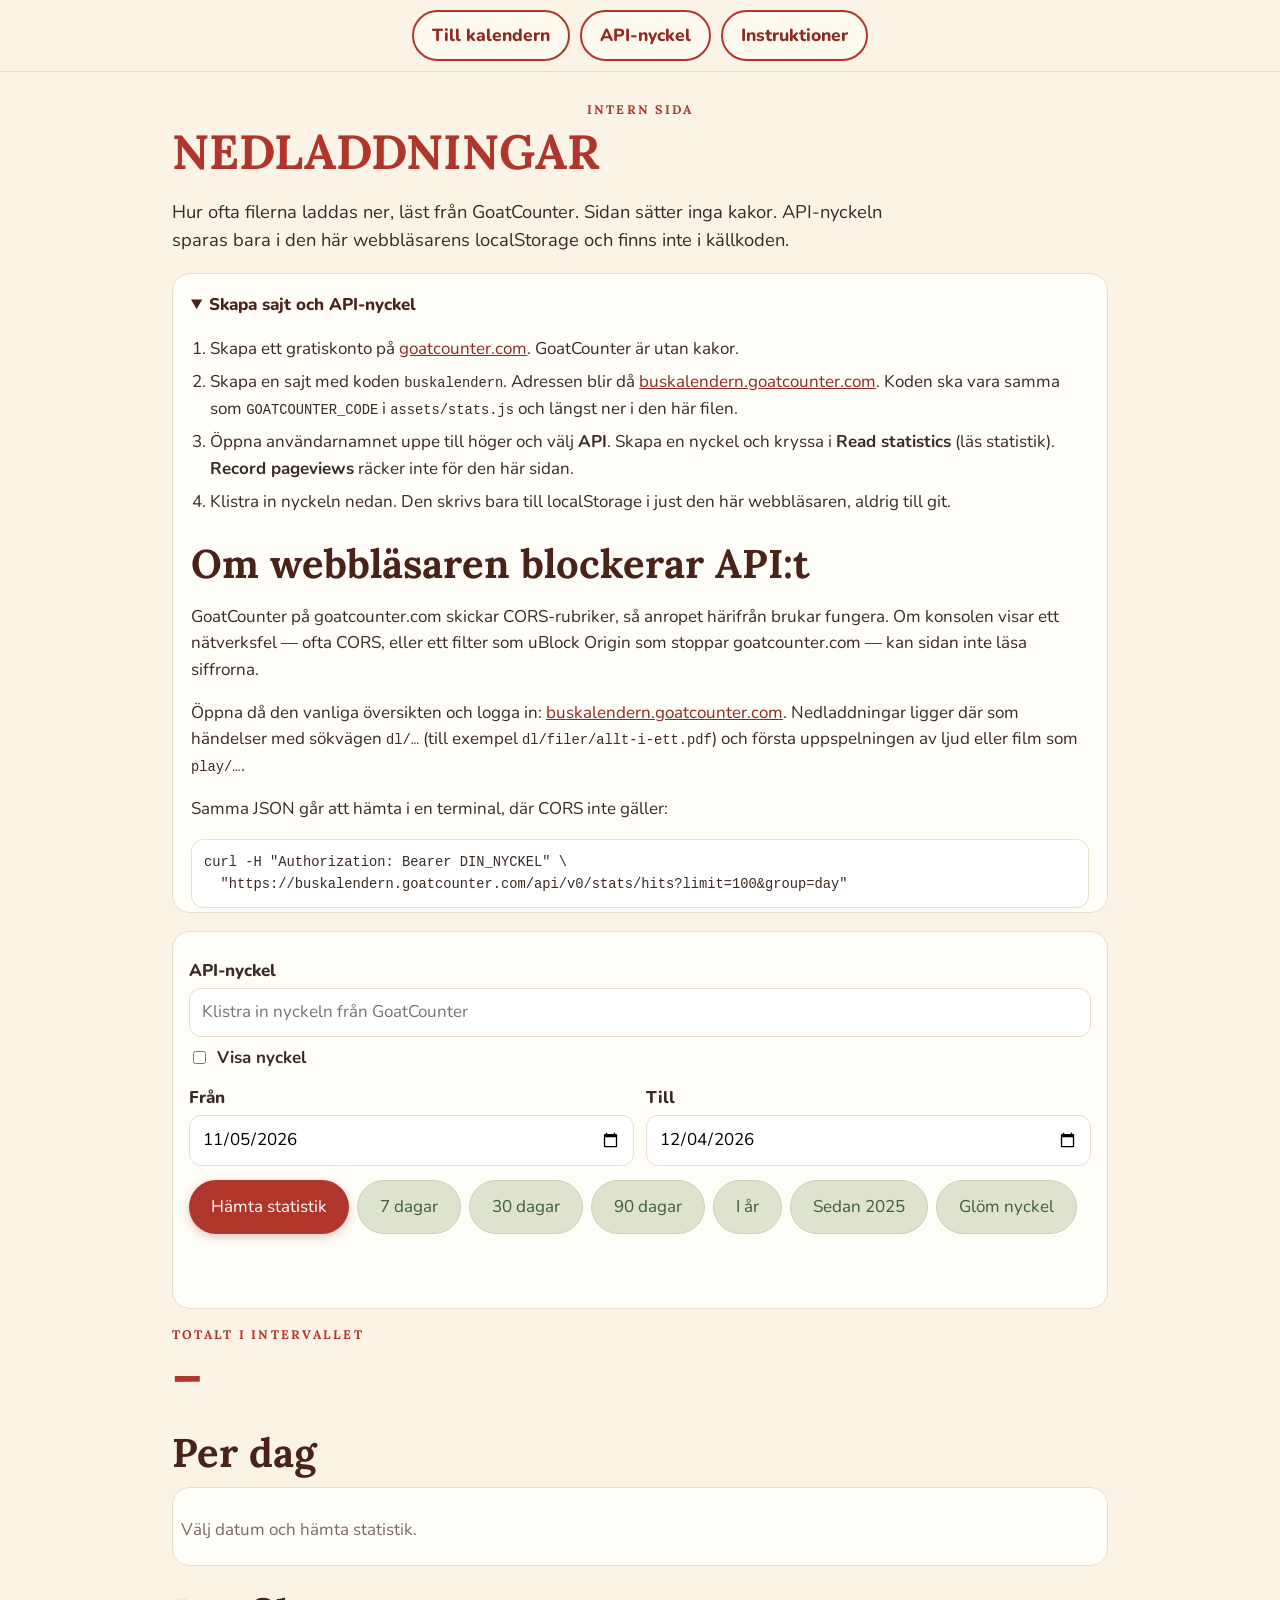
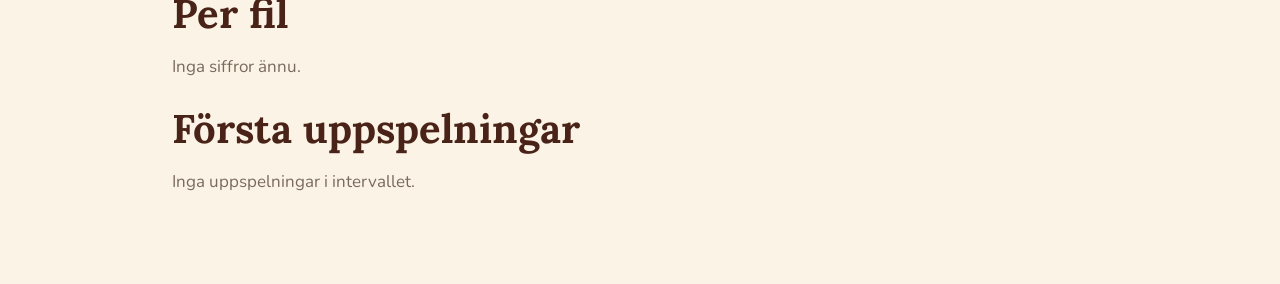
<file: admin.html>
<!doctype html>
<html lang="sv">
<head>
<meta charset="utf-8">
<meta name="viewport" content="width=device-width, initial-scale=1">
<meta name="robots" content="noindex, nofollow">
<title>Nedladdningsstatistik – Buskalendern</title>
<meta name="description" content="Intern statistik för nedladdningar. API-nyckeln sparas bara i webbläsaren.">
<link rel="icon" href="data:image/svg+xml,%3Csvg xmlns=%22http://www.w3.org/2000/svg%22 viewBox=%220 0 100 100%22%3E%3Ctext y=%22.9em%22 font-size=%2290%22%3E%F0%9F%8E%85%3C/text%3E%3C/svg%3E">
<link rel="stylesheet" href="assets/style.css">
<style>
.adm{max-width:980px;margin:0 auto;padding:28px 22px 72px}
.adm h1{font-size:clamp(2rem,5vw,3rem);color:var(--red);text-transform:uppercase;margin:.2rem 0 .4rem}
.adm h2{text-align:left;margin:1.6rem 0 .7rem}
.lead{max-width:40em}
.help{background:var(--card);border:1px solid #EADFCB;border-radius:18px;padding:8px 18px 4px;margin:18px 0}
.help summary{cursor:pointer;font-weight:800;color:var(--brown);padding:10px 0}
.help ol{margin:.2rem 0 1rem;padding-left:1.2rem}
.help li{margin:.45rem 0}
.help code,.curl{font-family:ui-monospace,SFMono-Regular,Menlo,Consolas,monospace;font-size:.86rem}
.curl{display:block;white-space:pre-wrap;background:#fff;border:1px solid #EADFCB;border-radius:12px;padding:12px;overflow:auto}
.panel{background:var(--card);border:1px solid #EADFCB;border-radius:18px;padding:16px;margin:16px 0}
label{display:block;font-weight:800;margin:10px 0 4px}
.row{display:flex;flex-wrap:wrap;gap:12px;align-items:flex-end}
.row .field{flex:1 1 140px}
input[type="password"],input[type="text"],input[type="date"]{width:100%;font:inherit;padding:10px 12px;border-radius:12px;border:1px solid #EADFCB;background:#fff}
.actions{display:flex;flex-wrap:wrap;gap:8px;margin-top:14px}
button.btn{border:0;cursor:pointer;font:inherit}
button.ghost{background:var(--sage);color:var(--green);box-shadow:none;border:1px solid var(--sage2)}
button:disabled{opacity:.6;cursor:wait}
.check{font-weight:700;display:flex;gap:8px;align-items:center;margin-top:8px}
.total{display:flex;gap:18px;flex-wrap:wrap;align-items:flex-end}
.total b{font-family:"Lora",serif;font-size:clamp(2.4rem,6vw,3.4rem);color:var(--red);line-height:1}
.chart{overflow-x:auto;background:var(--card);border:1px solid #EADFCB;border-radius:18px;padding:12px 8px 4px}
.chart svg{display:block;min-width:100%}
table{width:100%;border-collapse:collapse;background:var(--card);border:1px solid #EADFCB;border-radius:18px;overflow:hidden}
th,td{text-align:left;padding:10px 12px;border-bottom:1px solid #EADFCB;vertical-align:middle}
th{font-size:.85rem;letter-spacing:.04em;text-transform:uppercase;color:var(--muted)}
td.num,th.num{text-align:right;white-space:nowrap;font-variant-numeric:tabular-nums}
.meter{height:8px;background:#F8E1DC;border-radius:99px;min-width:72px}
.meter span{display:block;height:100%;background:var(--red);border-radius:99px}
.file{word-break:break-all}
.status{min-height:1.4em;font-weight:700}
.status.err{color:var(--red2)}
.empty{color:var(--muted)}
.sr{position:absolute;width:1px;height:1px;padding:0;margin:-1px;overflow:hidden;clip:rect(0,0,0,0);white-space:nowrap;border:0}
@media (max-width:520px){
 .top nav{gap:6px;padding:8px 12px}
 .top a{flex:1 1 calc(50% - 6px);justify-content:center;font-size:15px;padding:8px 10px}
 .actions .btn{padding:10px 14px}
}
</style>
</head>
<body>
<a class="skip" href="#statistik">Hoppa till statistiken</a>
<header class="top"><nav><a href="index.html">Till kalendern</a><a href="#nyckel">API-nyckel</a><a href="#hjalp">Instruktioner</a></nav></header>
<main class="adm">
 <p class="kicker">Intern sida</p>
 <h1>Nedladdningar</h1>
 <p class="lead">Hur ofta filerna laddas ner, läst från GoatCounter. Sidan sätter inga kakor. API-nyckeln sparas bara i den här webbläsarens localStorage och finns inte i källkoden.</p>

 <details class="help" id="hjalp" open>
  <summary>Skapa sajt och API-nyckel</summary>
  <ol>
   <li>Skapa ett gratiskonto på <a href="https://www.goatcounter.com/">goatcounter.com</a>. GoatCounter är utan kakor.</li>
   <li>Skapa en sajt med koden <code>buskalendern</code>. Adressen blir då <a id="dash-link" href="https://buskalendern.goatcounter.com/">buskalendern.goatcounter.com</a>. Koden ska vara samma som <code>GOATCOUNTER_CODE</code> i <code>assets/stats.js</code> och längst ner i den här filen.</li>
   <li>Öppna användarnamnet uppe till höger och välj <b>API</b>. Skapa en nyckel och kryssa i <b>Read statistics</b> (läs statistik). <b>Record pageviews</b> räcker inte för den här sidan.</li>
   <li>Klistra in nyckeln nedan. Den skrivs bara till localStorage i just den här webbläsaren, aldrig till git.</li>
  </ol>
  <h2>Om webbläsaren blockerar API:t</h2>
  <p>GoatCounter på goatcounter.com skickar CORS-rubriker, så anropet härifrån brukar fungera. Om konsolen visar ett nätverksfel — ofta CORS, eller ett filter som uBlock Origin som stoppar goatcounter.com — kan sidan inte läsa siffrorna.</p>
  <p>Öppna då den vanliga översikten och logga in: <a id="dash-link-2" href="https://buskalendern.goatcounter.com/">buskalendern.goatcounter.com</a>. Nedladdningar ligger där som händelser med sökvägen <code>dl/…</code> (till exempel <code>dl/filer/allt-i-ett.pdf</code>) och första uppspelningen av ljud eller film som <code>play/…</code>.</p>
  <p>Samma JSON går att hämta i en terminal, där CORS inte gäller:</p>
  <code class="curl" id="curl-example">curl -H "Authorization: Bearer DIN_NYCKEL" \
  "https://buskalendern.goatcounter.com/api/v0/stats/hits?limit=100&amp;group=day"</code>
 </details>

 <form class="panel" id="nyckel">
  <label for="token">API-nyckel</label>
  <input id="token" type="password" autocomplete="off" spellcheck="false" placeholder="Klistra in nyckeln från GoatCounter">
  <label class="check"><input id="show" type="checkbox"> Visa nyckel</label>
  <div class="row">
   <div class="field"><label for="from">Från</label><input id="from" type="date" required></div>
   <div class="field"><label for="to">Till</label><input id="to" type="date" required></div>
  </div>
  <div class="actions">
   <button class="btn" type="submit" id="load">Hämta statistik</button>
   <button class="btn ghost" type="button" data-days="7">7 dagar</button>
   <button class="btn ghost" type="button" data-days="30">30 dagar</button>
   <button class="btn ghost" type="button" data-days="90">90 dagar</button>
   <button class="btn ghost" type="button" id="year">I år</button>
   <button class="btn ghost" type="button" id="since">Sedan 2025</button>
   <button class="btn ghost" type="button" id="forget">Glöm nyckel</button>
  </div>
  <p class="status" id="status" role="status"></p>
 </form>

 <section id="statistik">
  <div class="total"><div><p class="kicker">Totalt i intervallet</p><b id="total">–</b></div><p class="note" id="range-note"></p></div>
  <h2>Per dag</h2>
  <div class="chart" id="chart"><p class="empty">Välj datum och hämta statistik.</p></div>
  <h2>Per fil</h2>
  <div id="files"><p class="empty">Inga siffror ännu.</p></div>
  <h2>Första uppspelningar</h2>
  <div id="plays"><p class="empty">Inga uppspelningar i intervallet.</p></div>
 </section>
</main>
<script>
(function () {
  'use strict';
  /* Samma sajtkod som GOATCOUNTER_CODE i assets/stats.js. */
  var GOATCOUNTER_CODE = 'buskalendern';
  var API = 'https://' + GOATCOUNTER_CODE + '.goatcounter.com/api/v0';
  var DASH = 'https://' + GOATCOUNTER_CODE + '.goatcounter.com/';
  var TOKEN_KEY = 'buskalendern.goatcounter.token';
  var MONTHS = ['jan','feb','mar','apr','maj','jun','jul','aug','sep','okt','nov','dec'];

  var form = document.getElementById('nyckel');
  var tokenInput = document.getElementById('token');
  var fromInput = document.getElementById('from');
  var toInput = document.getElementById('to');
  var statusEl = document.getElementById('status');
  var loadBtn = document.getElementById('load');
  var help = document.getElementById('hjalp');

  document.getElementById('dash-link').href = DASH;
  document.getElementById('dash-link-2').href = DASH;
  document.getElementById('curl-example').textContent =
    'curl -H "Authorization: Bearer DIN_NYCKEL" \\\n  "' + API + '/stats/hits?limit=100&group=day"';

  function pad(n) { return (n < 10 ? '0' : '') + n; }
  function iso(d) { return d.getFullYear() + '-' + pad(d.getMonth() + 1) + '-' + pad(d.getDate()); }
  function parseISO(s) {
    var p = String(s).split('-');
    return new Date(Number(p[0]), Number(p[1]) - 1, Number(p[2]));
  }
  function addDays(d, n) {
    var x = new Date(d.getFullYear(), d.getMonth(), d.getDate());
    x.setDate(x.getDate() + n);
    return x;
  }
  function svDay(day) {
    var p = day.split('-');
    return Number(p[2]) + ' ' + MONTHS[Number(p[1]) - 1];
  }
  function svNum(n) { return Number(n || 0).toLocaleString('sv-SE'); }
  function setStatus(text, isError) {
    statusEl.textContent = text || '';
    statusEl.className = 'status' + (isError ? ' err' : '');
  }
  function stamp(dateStr, end) {
    var hh = end ? '23' : '00';
    var probe = new Date(dateStr + 'T' + hh + ':00:00');
    var off = -probe.getTimezoneOffset();
    var sign = off >= 0 ? '+' : '-';
    var abs = Math.abs(off);
    return dateStr + 'T' + hh + ':00:00' + sign + pad(Math.floor(abs / 60)) + ':' + pad(abs % 60);
  }
  function readToken() {
    try { return localStorage.getItem(TOKEN_KEY) || ''; }
    catch (err) { return ''; }
  }
  function writeToken(value) {
    try {
      if (value) localStorage.setItem(TOKEN_KEY, value);
      else localStorage.removeItem(TOKEN_KEY);
      return true;
    } catch (err) {
      return false;
    }
  }
  function cleanToken(raw) {
    var t = String(raw || '').replace(/^\s+|\s+$/g, '');
    if (/^bearer\s+/i.test(t)) t = t.replace(/^bearer\s+/i, '');
    return t.slice(0, 500);
  }

  function setRange(from, to) {
    fromInput.value = iso(from);
    toInput.value = iso(to);
  }
  var today = new Date();
  setRange(addDays(today, -29), today);

  document.getElementById('show').addEventListener('change', function () {
    tokenInput.type = this.checked ? 'text' : 'password';
  });
  function applyRange(from, to) {
    setRange(from, to);
    load();
  }
  Array.prototype.forEach.call(document.querySelectorAll('[data-days]'), function (btn) {
    btn.addEventListener('click', function () {
      var n = Number(btn.getAttribute('data-days'));
      applyRange(addDays(today, 1 - n), today);
    });
  });
  document.getElementById('year').addEventListener('click', function () {
    applyRange(new Date(today.getFullYear(), 0, 1), today);
  });
  document.getElementById('since').addEventListener('click', function () {
    applyRange(new Date(2025, 0, 1), today);
  });
  document.getElementById('forget').addEventListener('click', function () {
    writeToken('');
    tokenInput.value = '';
    setStatus('Nyckeln är borttagen ur den här webbläsaren.');
  });

  var saved = readToken();
  if (saved) tokenInput.value = saved;

  function apiGet(path, token) {
    function once(attempt) {
      return fetch(API + path, {
        method: 'GET',
        headers: {
          'Authorization': 'Bearer ' + token,
          'Accept': 'application/json',
          'Content-Type': 'application/json'
        },
        credentials: 'omit',
        cache: 'no-store'
      }).then(function (res) {
        if (res.status === 429 && attempt < 2) {
          var wait = Number(res.headers.get('X-Rate-Limit-Reset') || 1) * 1000;
          if (!isFinite(wait) || wait < 400) wait = 1000;
          if (wait > 5000) wait = 5000;
          return new Promise(function (resolve) { setTimeout(resolve, wait); }).then(function () {
            return once(attempt + 1);
          });
        }
        return res.text().then(function (text) {
          var body = {};
          if (text) {
            try { body = JSON.parse(text); }
            catch (err) { body = { error: text.slice(0, 180) }; }
          }
          if (!res.ok) {
            var error = new Error((body && (body.error || body.Error)) || ('HTTP ' + res.status));
            error.status = res.status;
            throw error;
          }
          return body;
        });
      });
    }
    return once(0);
  }

  function listPaths(token) {
    var all = [];
    function page(after) {
      var q = '/paths?limit=200' + (after ? '&after=' + encodeURIComponent(after) : '');
      return apiGet(q, token).then(function (data) {
        var paths = data.paths || [];
        all = all.concat(paths);
        if (data.more && paths.length) return page(paths[paths.length - 1].id);
        return all;
      });
    }
    return page(0);
  }

  function listHits(token, ids, start, end) {
    var hits = [];
    var seen = {};
    var step = 80;
    function pull(include, exclude, pagesLeft) {
      if (pagesLeft <= 0) return Promise.resolve();
      var q = '/stats/hits?limit=100&group=day&start=' + encodeURIComponent(start) +
        '&end=' + encodeURIComponent(end);
      if (include.length) q += '&include_paths=' + encodeURIComponent(include.join(','));
      if (exclude.length) q += '&exclude_paths=' + encodeURIComponent(exclude.join(','));
      return apiGet(q, token).then(function (data) {
        var batch = data.hits || [];
        var added = 0;
        batch.forEach(function (hit) {
          var id = hit.path_id || hit.path;
          if (seen[id]) return;
          seen[id] = true;
          hits.push(hit);
          added++;
        });
        if (!data.more || !added) return;
        var next = exclude.slice();
        batch.forEach(function (hit) { if (hit.path_id) next.push(hit.path_id); });
        return pull(include, next, pagesLeft - 1);
      });
    }
    var chain = Promise.resolve();
    for (var i = 0; i < ids.length; i += step) {
      (function (batch) {
        chain = chain.then(function () { return pull(batch, [], 5); });
      })(ids.slice(i, i + step));
    }
    return chain.then(function () { return hits; });
  }

  function eventName(path) {
    if (!path || path.charAt(0) === '/') return '';
    return path;
  }
  function kindOf(path) {
    var name = eventName(path);
    if (name.indexOf('dl/') === 0) return 'dl';
    if (name.indexOf('play/') === 0) return 'play';
    return '';
  }
  function fileOf(path) {
    var name = eventName(path);
    return name.replace(/^(dl|play)\//, '');
  }
  function eachDay(from, to) {
    var days = [];
    var cursor = parseISO(from);
    var last = parseISO(to);
    var guard = 0;
    while (cursor <= last && guard < 800) {
      days.push(iso(cursor));
      cursor = addDays(cursor, 1);
      guard++;
    }
    return days;
  }

  function renderTable(host, rows, emptyText) {
    host.textContent = '';
    if (!rows.length) {
      var p = document.createElement('p');
      p.className = 'empty';
      p.textContent = emptyText;
      host.appendChild(p);
      return;
    }
    var max = rows[0].count || 1;
    var table = document.createElement('table');
    var caption = document.createElement('caption');
    caption.className = 'sr';
    caption.textContent = 'Antal per fil';
    table.appendChild(caption);
    var thead = document.createElement('thead');
    var hr = document.createElement('tr');
    ['Fil', 'Antal', 'Andel'].forEach(function (label, i) {
      var th = document.createElement('th');
      th.textContent = label;
      th.scope = 'col';
      if (i === 1) th.className = 'num';
      hr.appendChild(th);
    });
    thead.appendChild(hr);
    table.appendChild(thead);
    var tbody = document.createElement('tbody');
    rows.forEach(function (row) {
      var tr = document.createElement('tr');
      var file = document.createElement('td');
      file.className = 'file';
      var a = document.createElement('a');
      a.href = row.file.split('/').map(function (part) { return encodeURIComponent(part); }).join('/');
      a.textContent = row.file;
      file.appendChild(a);
      var num = document.createElement('td');
      num.className = 'num';
      num.textContent = svNum(row.count);
      var share = document.createElement('td');
      var meter = document.createElement('div');
      meter.className = 'meter';
      var span = document.createElement('span');
      span.style.width = Math.max(2, Math.round((row.count / max) * 100)) + '%';
      meter.appendChild(span);
      share.appendChild(meter);
      tr.appendChild(file);
      tr.appendChild(num);
      tr.appendChild(share);
      tbody.appendChild(tr);
    });
    table.appendChild(tbody);
    host.appendChild(table);
  }

  function renderChart(days, total) {
    var host = document.getElementById('chart');
    host.textContent = '';
    if (!days.length) {
      host.textContent = 'Inget intervall att rita.';
      return;
    }
    var max = 1;
    var peak = days[0];
    days.forEach(function (d) {
      if (d.n > max) max = d.n;
      if (!peak || d.n > peak.n) peak = d;
    });
    var barW = days.length > 120 ? 6 : (days.length > 45 ? 10 : 16);
    var gap = 3;
    var h = 168;
    var base = 132;
    var w = Math.max(320, days.length * (barW + gap) + 16);
    var svg = document.createElementNS('http://www.w3.org/2000/svg', 'svg');
    svg.setAttribute('viewBox', '0 0 ' + w + ' ' + h);
    svg.setAttribute('width', String(w));
    svg.setAttribute('height', String(h));
    svg.setAttribute('role', 'img');
    var label = total
      ? ('Nedladdningar per dag. Högst ' + peak.n + ' den ' + svDay(peak.day) + '.')
      : 'Inga nedladdningar i intervallet.';
    svg.setAttribute('aria-label', label);
    days.forEach(function (d, i) {
      var bh = d.n ? Math.max(2, Math.round((d.n / max) * 110)) : 0;
      var x = 8 + i * (barW + gap);
      var rect = document.createElementNS('http://www.w3.org/2000/svg', 'rect');
      rect.setAttribute('x', String(x));
      rect.setAttribute('y', String(base - bh));
      rect.setAttribute('width', String(barW));
      rect.setAttribute('height', String(bh || 1));
      rect.setAttribute('rx', '2');
      rect.setAttribute('fill', d.n ? '#B0362B' : '#EADFCB');
      var title = document.createElementNS('http://www.w3.org/2000/svg', 'title');
      title.textContent = svDay(d.day) + ': ' + svNum(d.n);
      rect.appendChild(title);
      svg.appendChild(rect);
      var step = days.length > 180 ? 30 : (days.length > 60 ? 14 : (days.length > 20 ? 7 : 1));
      if (i % step === 0 || i === days.length - 1) {
        var text = document.createElementNS('http://www.w3.org/2000/svg', 'text');
        text.setAttribute('x', String(x));
        text.setAttribute('y', '156');
        text.setAttribute('fill', '#7A6A5E');
        text.setAttribute('font-size', '11');
        text.setAttribute('font-family', 'Nunito, sans-serif');
        text.textContent = svDay(d.day);
        svg.appendChild(text);
      }
    });
    host.appendChild(svg);
    var note = document.createElement('p');
    note.className = 'note';
    note.textContent = label;
    host.appendChild(note);
  }

  function rowsFrom(hits, kind) {
    var map = {};
    hits.forEach(function (hit) {
      if (kindOf(hit.path) !== kind) return;
      var file = fileOf(hit.path);
      if (!file) return;
      if (!map[file]) map[file] = { file: file, count: 0, stats: [] };
      map[file].count += Number(hit.count) || 0;
      (hit.stats || []).forEach(function (stat) {
        map[file].stats.push(stat);
      });
    });
    return Object.keys(map).map(function (key) { return map[key]; })
      .filter(function (row) { return row.count > 0; })
      .sort(function (a, b) { return b.count - a.count || (a.file < b.file ? -1 : 1); });
  }

  var job = 0;
  function load() {
    var token = cleanToken(tokenInput.value);
    if (!token) {
      setStatus('Klistra in en API-nyckel med läsbehörighet.', true);
      help.open = true;
      return;
    }
    if (fromInput.value > toInput.value) {
      setStatus('Från-datumet ligger efter till-datumet.', true);
      return;
    }
    var mine = ++job;
    tokenInput.value = token;
    if (!writeToken(token)) {
      setStatus('Webbläsaren kunde inte spara nyckeln. Den används bara för det här anropet.', true);
    }
    loadBtn.disabled = true;
    setStatus('Hämtar från GoatCounter…');
    var start = stamp(fromInput.value, false);
    var end = stamp(toInput.value, true);
    listPaths(token).then(function (paths) {
      var ids = [];
      paths.forEach(function (p) {
        if (kindOf(p.path) && p.id) ids.push(p.id);
      });
      if (!ids.length) return [];
      return listHits(token, ids, start, end);
    }).then(function (hits) {
      if (mine !== job) return;
      hits = hits || [];
      var downloads = rowsFrom(hits, 'dl');
      var plays = rowsFrom(hits, 'play');
      var total = downloads.reduce(function (sum, row) { return sum + row.count; }, 0);
      document.getElementById('total').textContent = svNum(total);
      document.getElementById('range-note').textContent =
        svDay(fromInput.value) + ' – ' + svDay(toInput.value) +
        '. Varje klick räknas för sig, även om samma person laddar ner filen igen.';
      var byDay = {};
      eachDay(fromInput.value, toInput.value).forEach(function (day) { byDay[day] = 0; });
      downloads.forEach(function (row) {
        row.stats.forEach(function (stat) {
          if (!stat || !stat.day) return;
          if (byDay[stat.day] === undefined) byDay[stat.day] = 0;
          byDay[stat.day] += Number(stat.daily) || 0;
        });
      });
      var days = Object.keys(byDay).sort().map(function (day) { return { day: day, n: byDay[day] }; });
      if (mine !== job) return;
      renderChart(days, total);
      renderTable(document.getElementById('files'), downloads, 'Inga nedladdningar i det här intervallet.');
      renderTable(document.getElementById('plays'), plays, 'Inga uppspelningar i det här intervallet.');
      setStatus(total ? ('Klart. ' + svNum(total) + ' nedladdningar.') : 'Klart. Inga nedladdningar i intervallet.');
      help.open = false;
    }).catch(function (err) {
      if (mine !== job) return;
      help.open = true;
      if (!err || !err.status) {
        setStatus('Webbläsaren nådde inte API:t. Det är oftast ett filter eller CORS. Använd översikten på ' + DASH + ' eller curl-exemplet ovan.', true);
        return;
      }
      if (err.status === 401) {
        setStatus('Nyckeln godkändes inte. Kontrollera att den är kopierad hel.', true);
        return;
      }
      if (err.status === 403) {
        setStatus('Nyckeln saknar läsbehörighet. Kryssa i Read statistics och skapa en ny nyckel.', true);
        return;
      }
      setStatus('GoatCounter svarade med fel: ' + err.message, true);
    }).then(function () {
      if (mine === job) loadBtn.disabled = false;
    });
  }

  form.addEventListener('submit', function (e) {
    e.preventDefault();
    load();
  });
  if (saved) load();
})();
</script>
</body>
</html>
</file>
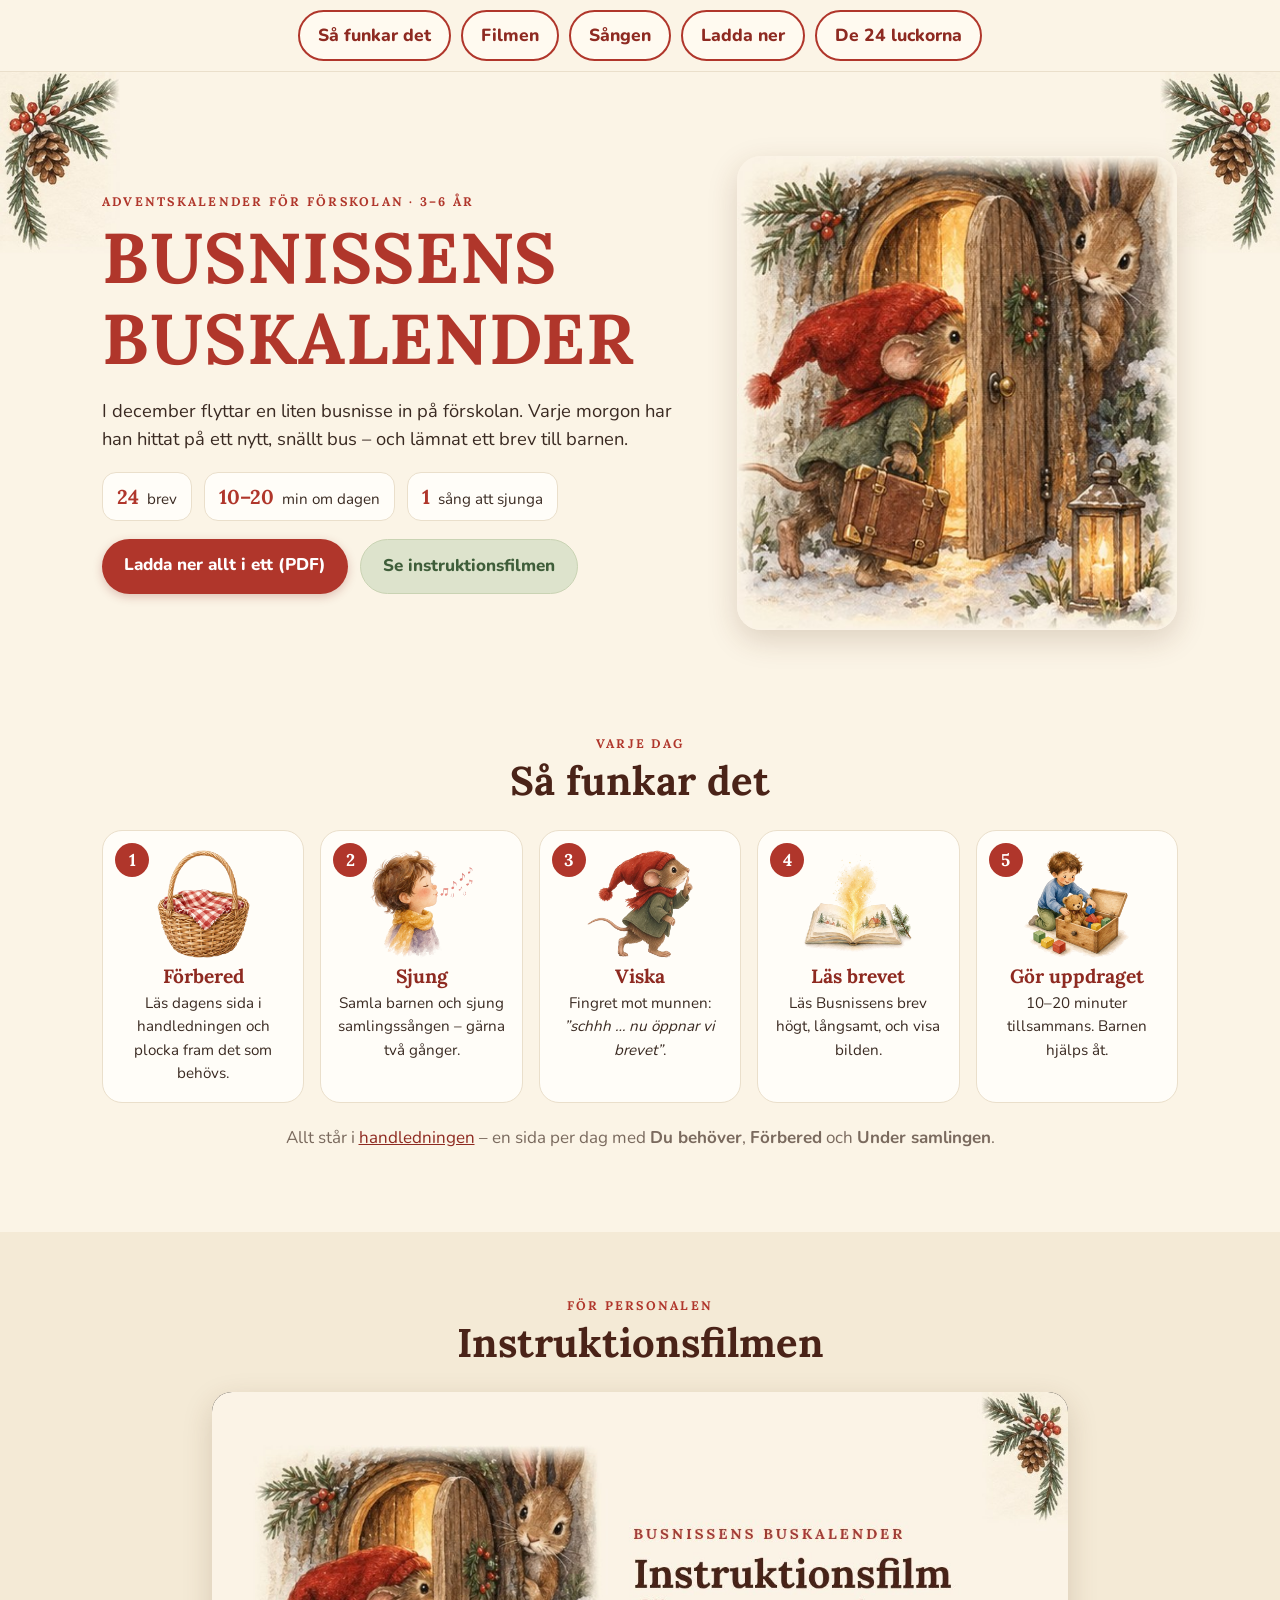
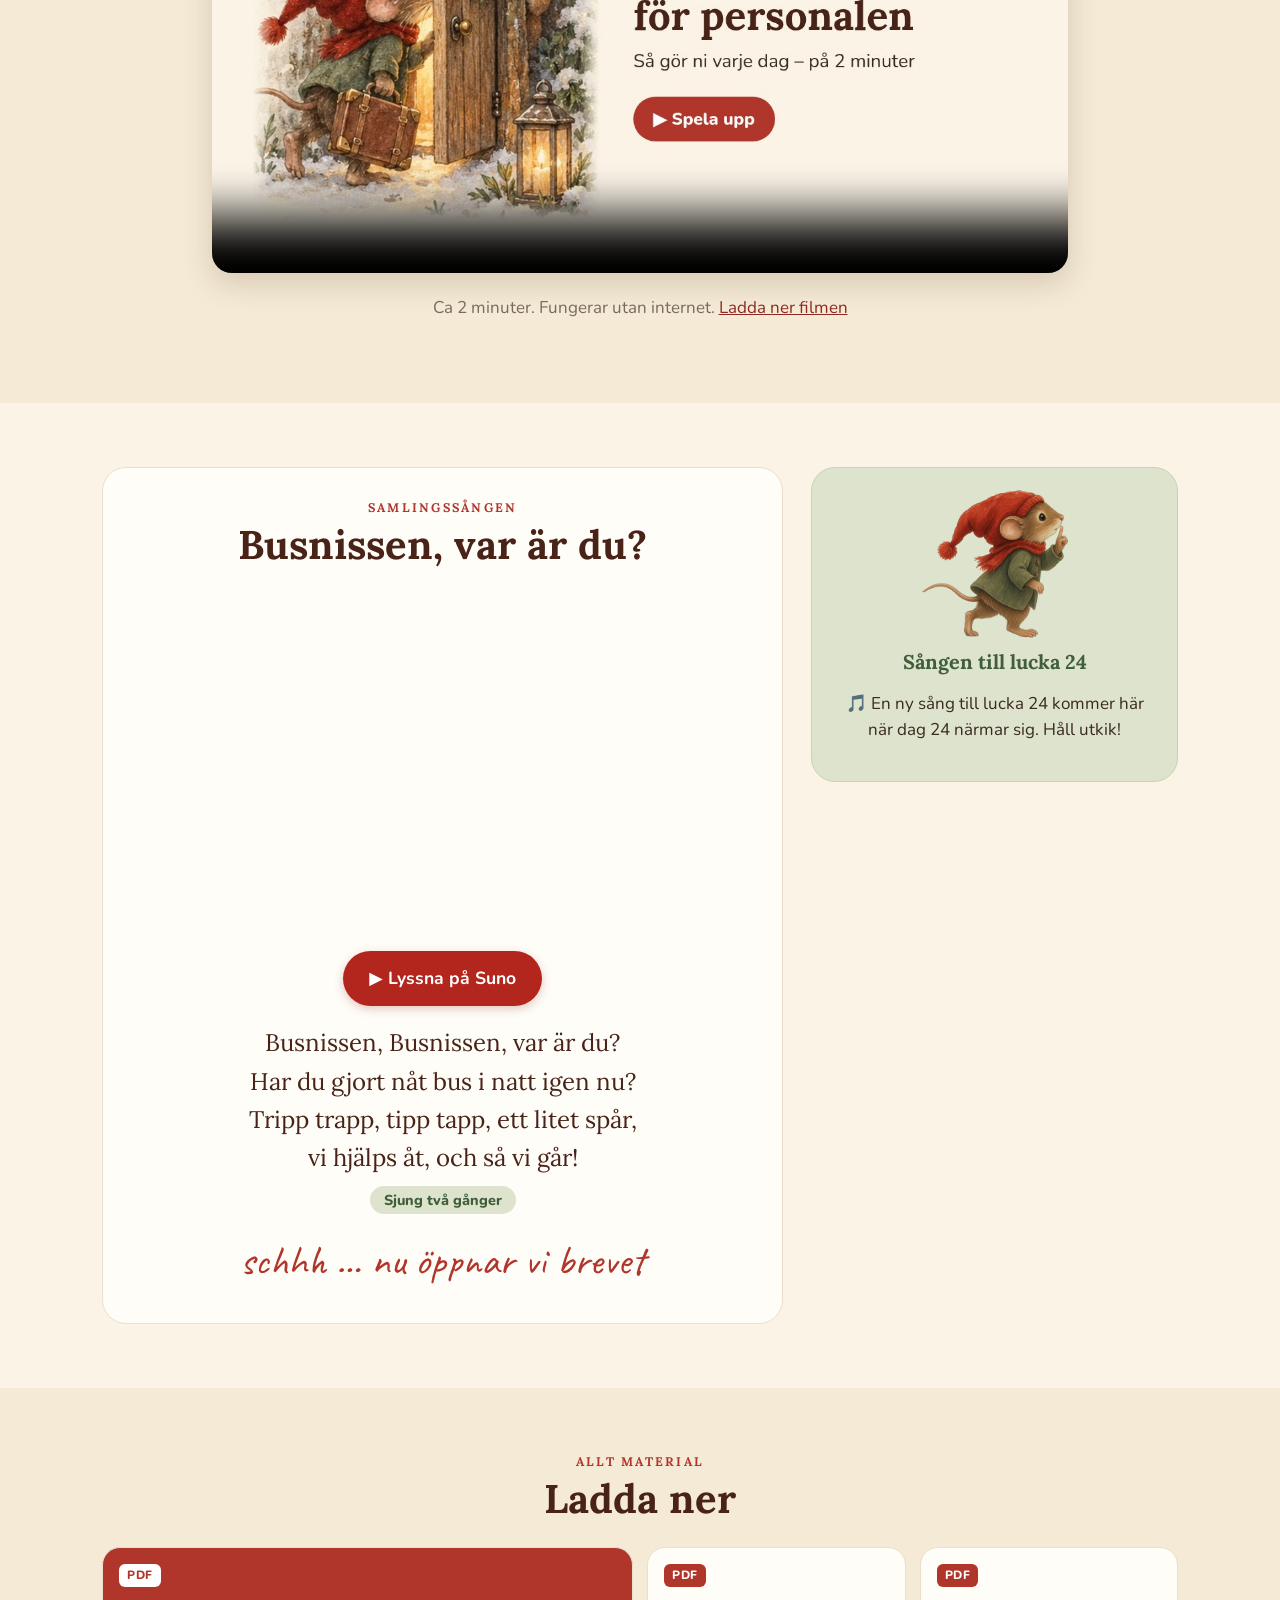
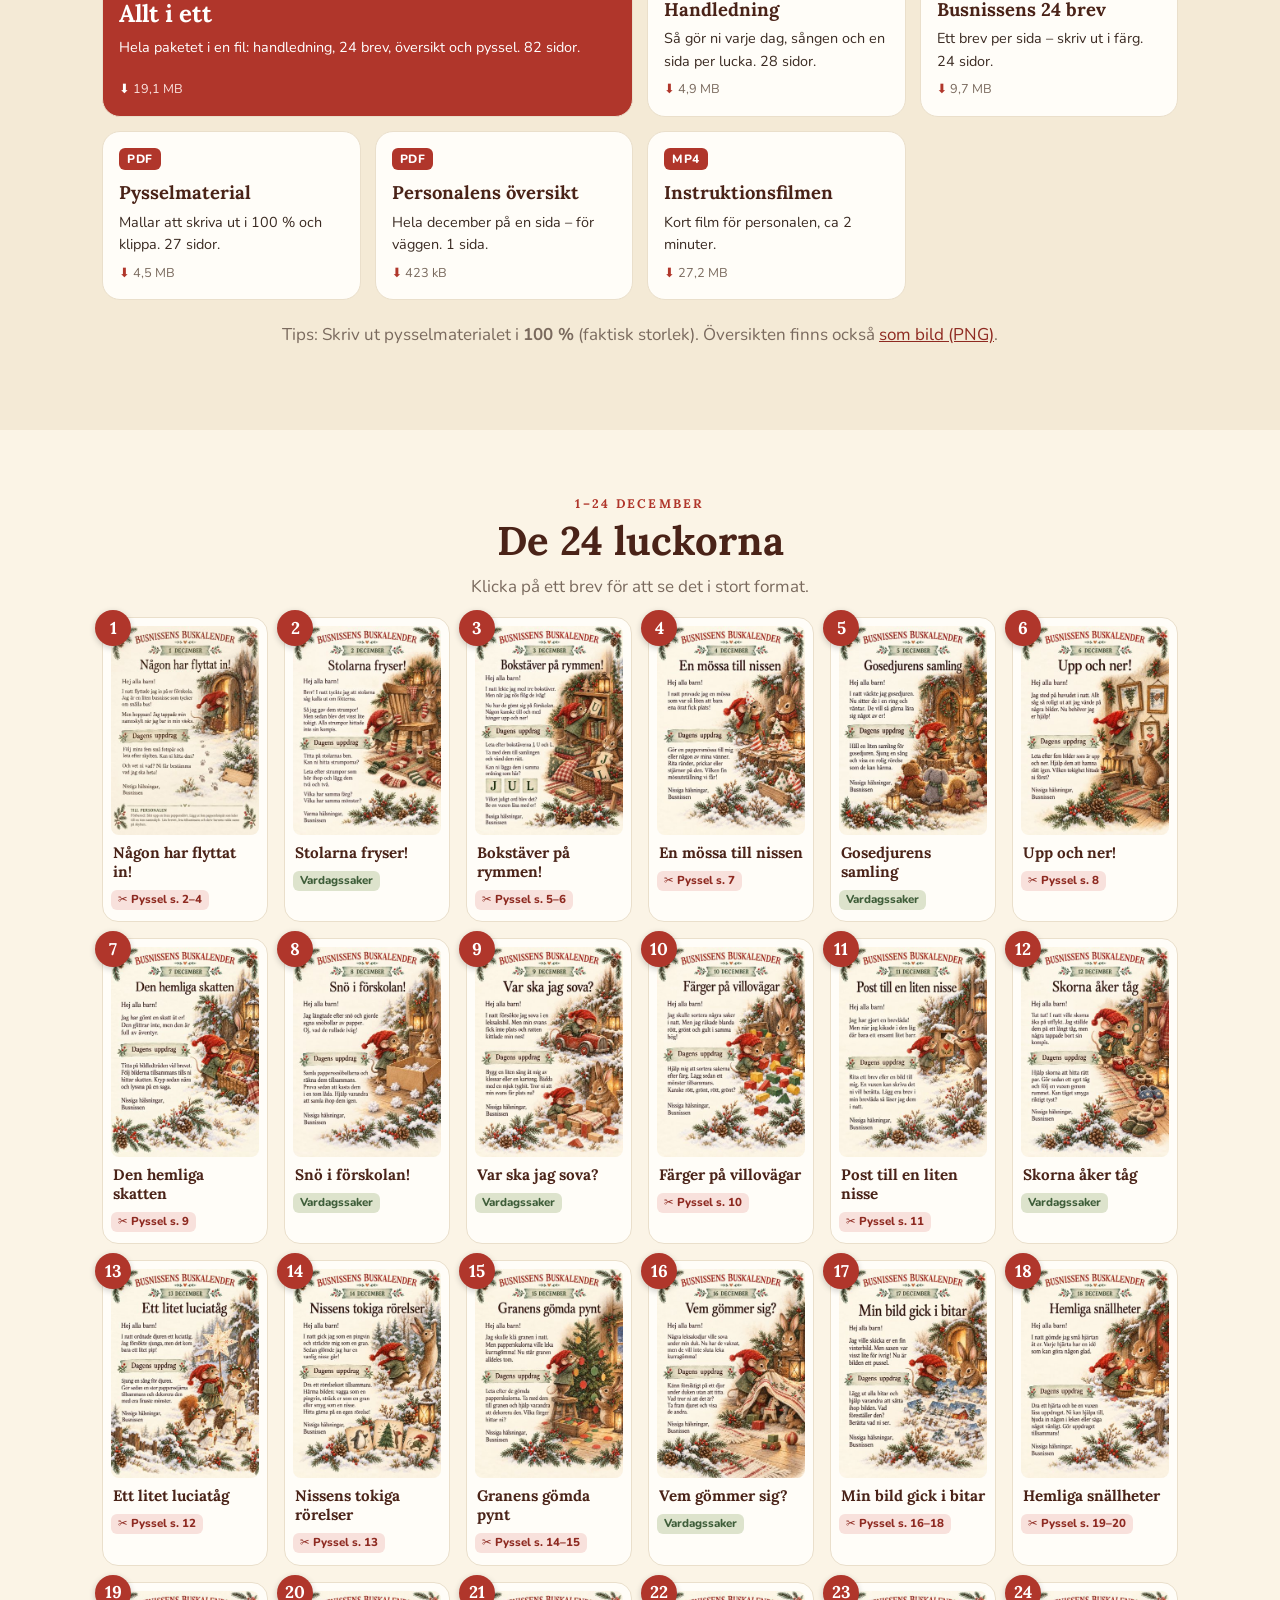
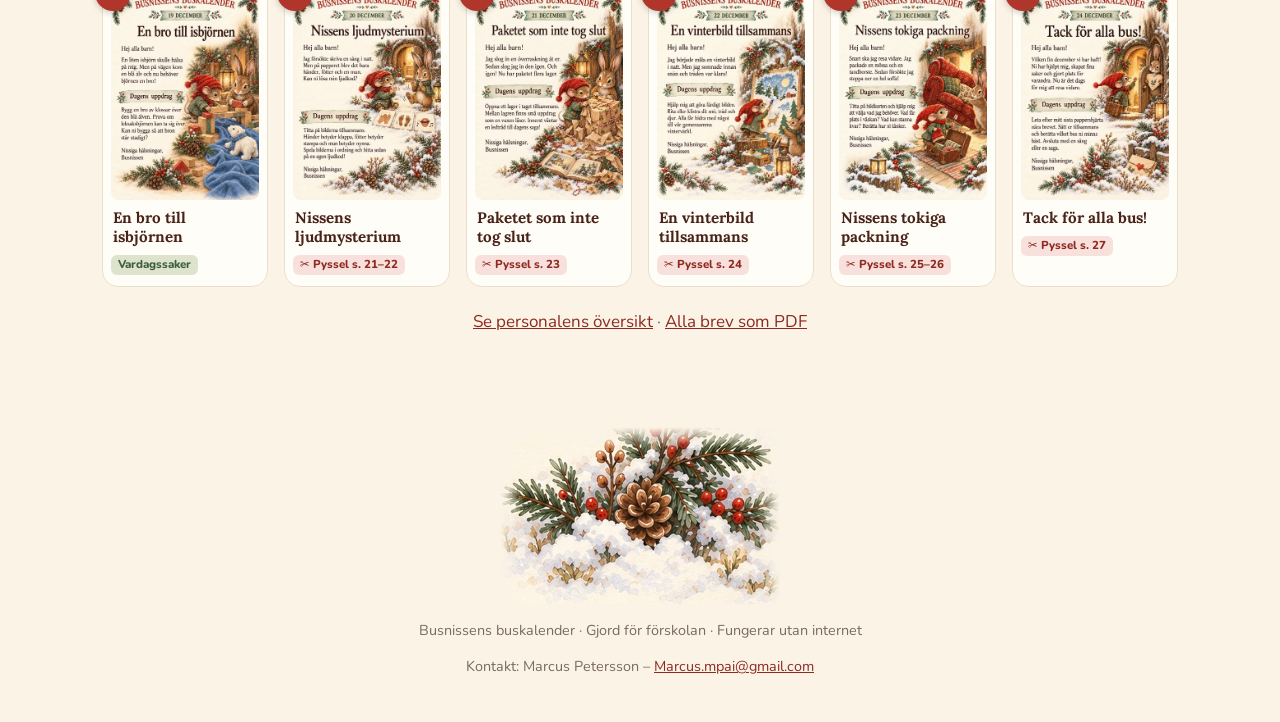
<file: live.html>
<!doctype html>
<html lang="sv">
<head>
<meta charset="utf-8">
<meta name="viewport" content="width=device-width, initial-scale=1">
<title>Busnissens buskalender – adventskalender för förskolan</title>
<meta name="description" content="24 små brev från Busnissen, en samlingssång och enkla uppdrag för barn 3–6 år. Handledning, pysselmaterial och film – allt på ett ställe.">
<link rel="icon" href="data:image/svg+xml,%3Csvg xmlns=%22http://www.w3.org/2000/svg%22 viewBox=%220 0 100 100%22%3E%3Ctext y=%22.9em%22 font-size=%2290%22%3E%F0%9F%8E%85%3C/text%3E%3C/svg%3E">
<link rel="stylesheet" href="assets/style.css">
</head>
<body>
<a class="skip" href="#luckor">Hoppa till luckorna</a>
<header class="top"><nav><a href="#hur" >Så funkar det</a><a href="#film">Filmen</a><a href="#sangen">Sången</a><a href="#ladda-ner">Ladda ner</a><a href="#luckor">De 24 luckorna</a></nav></header>

<section class="hero">
 <img class="c l" src="assets/img/corner_tl.jpg" alt=""><img class="c r" src="assets/img/corner_tr.jpg" alt="">
 <div class="wrap hero-in">
  <div class="htxt">
   <p class="kicker">Adventskalender för förskolan <span style="white-space:nowrap">· 3–6 år</span></p>
   <h1>Busnissens <span>buskalender</span></h1>
   <p class="lead">I december flyttar en liten busnisse in på förskolan. Varje morgon har han hittat på ett nytt, snällt bus – och lämnat ett brev till barnen.</p>
   <ul class="facts"><li><b>24</b> brev</li><li><b>10–20</b> min om dagen</li><li><b>1</b> sång att sjunga</li></ul>
   <div class="cta"><a class="btn" href="filer/allt-i-ett.pdf" download>Ladda ner allt i ett (PDF)</a><a class="btn ghost" href="#film">Se instruktionsfilmen</a></div>
  </div>
  <div class="himg"><img src="assets/img/door_scene.jpg" alt="Busnissen öppnar en liten dörr med sin resväska" width="455" height="490"></div>
 </div>
</section>

<main>
<section id="hur" class="sec">
 <div class="wrap">
  <p class="kicker">Varje dag</p><h2>Så funkar det</h2>
  <ol class="steps"><li class="step"><span class="n">1</span><img src="assets/ill/korg.webp" alt="" loading="lazy" width="140" height="140"><h3>Förbered</h3><p>Läs dagens sida i handledningen och plocka fram det som behövs.</p></li><li class="step"><span class="n">2</span><img src="assets/ill/nynna.webp" alt="" loading="lazy" width="140" height="140"><h3>Sjung</h3><p>Samla barnen och sjung samlingssången – gärna två gånger.</p></li><li class="step"><span class="n">3</span><img src="assets/ill/smyg.webp" alt="" loading="lazy" width="140" height="140"><h3>Viska</h3><p>Fingret mot munnen: <i>”schhh … nu öppnar vi brevet”</i>.</p></li><li class="step"><span class="n">4</span><img src="assets/ill/sagobok.webp" alt="" loading="lazy" width="140" height="140"><h3>Läs brevet</h3><p>Läs Busnissens brev högt, långsamt, och visa bilden.</p></li><li class="step"><span class="n">5</span><img src="assets/ill/hjalp.webp" alt="" loading="lazy" width="140" height="140"><h3>Gör uppdraget</h3><p>10–20 minuter tillsammans. Barnen hjälps åt.</p></li></ol>
  <p class="note">Allt står i <a href="filer/handledning.pdf">handledningen</a> – en sida per dag med <b>Du behöver</b>, <b>Förbered</b> och <b>Under samlingen</b>.</p>
 </div>
</section>

<section id="film" class="sec alt">
 <div class="wrap narrow">
  <p class="kicker">För personalen</p><h2>Instruktionsfilmen</h2>
  <div class="video"><video controls preload="metadata" poster="assets/img/poster.jpg" playsinline><source src="filer/instruktionsfilm.mp4" type="video/mp4">Din webbläsare kan inte spela filmen. <a href="filer/instruktionsfilm.mp4">Öppna filmen här</a>.</video></div>
  <p class="note">Ca 2 minuter. Fungerar utan internet. <a href="filer/instruktionsfilm.mp4" download>Ladda ner filmen</a></p>
 </div>
</section>

<section id="sangen" class="sec">
 <div class="wrap song">
  <div class="lyrics">
   <p class="kicker">Samlingssången</p><h2>Busnissen, var är du?</h2>
   <div class="suno-embed" style="position:relative;width:100%;max-width:560px;aspect-ratio:16/10;margin:12px 0;border-radius:14px;overflow:hidden"><iframe src="https://suno.com/embed/1188d350-0189-4889-b659-e51fc00f87ff" title="Samlingssången – Busnissen" style="position:absolute;inset:0;width:100%;height:100%;border:0" allow="autoplay; encrypted-media" loading="lazy"></iframe></div>
   <p><a class="btn suno-btn" href="https://suno.com/song/1188d350-0189-4889-b659-e51fc00f87ff" target="_blank" rel="noopener" style="display:inline-block;padding:14px 26px;border-radius:999px;background:#b3261e;color:#fff;font-weight:700;font-size:1.1rem;text-decoration:none">▶ Lyssna på Suno</a></p>
   <p class="ly">Busnissen, Busnissen, var är du?<br>Har du gjort nåt bus i natt igen nu?<br>Tripp trapp, tipp tapp, ett litet spår,<br>vi hjälps åt, och så vi går!</p>
   <p class="x2">Sjung två gånger</p>
   <p class="whisper">schhh … nu öppnar vi brevet</p>
  </div>
  <div class="bonus"><img src="assets/ill/smyg.webp" alt="" width="220" height="220" loading="lazy">
   <h3>Sången till lucka 24</h3><p>🎵 En ny sång till lucka 24 kommer här när dag 24 närmar sig. Håll utkik!</p></div>
 </div>
</section>

<section id="ladda-ner" class="sec alt">
 <div class="wrap">
  <p class="kicker">Allt material</p><h2>Ladda ner</h2>
  <ul class="dls"><li class="dl big"><a href="filer/allt-i-ett.pdf" download><span class="ft">PDF</span><span class="dtt">Allt i ett</span><span class="dd">Hela paketet i en fil: handledning, 24 brev, översikt och pyssel. 82 sidor.</span><span class="sz">19,1 MB</span></a></li><li class="dl "><a href="filer/handledning.pdf" download><span class="ft">PDF</span><span class="dtt">Handledning</span><span class="dd">Så gör ni varje dag, sången och en sida per lucka. 28 sidor.</span><span class="sz">4,9 MB</span></a></li><li class="dl "><a href="filer/brev.pdf" download><span class="ft">PDF</span><span class="dtt">Busnissens 24 brev</span><span class="dd">Ett brev per sida – skriv ut i färg. 24 sidor.</span><span class="sz">9,7 MB</span></a></li><li class="dl "><a href="filer/pysselmaterial.pdf" download><span class="ft">PDF</span><span class="dtt">Pysselmaterial</span><span class="dd">Mallar att skriva ut i 100 % och klippa. 27 sidor.</span><span class="sz">4,5 MB</span></a></li><li class="dl "><a href="filer/personalens-oversikt.pdf" download><span class="ft">PDF</span><span class="dtt">Personalens översikt</span><span class="dd">Hela december på en sida – för väggen. 1 sida.</span><span class="sz">423 kB</span></a></li><li class="dl "><a href="filer/instruktionsfilm.mp4" download><span class="ft">MP4</span><span class="dtt">Instruktionsfilmen</span><span class="dd">Kort film för personalen, ca 2 minuter.</span><span class="sz">27,2 MB</span></a></li></ul>
  <p class="note">Tips: Skriv ut pysselmaterialet i <b>100 %</b> (faktisk storlek). Översikten finns också <a href="filer/personalens-oversikt.png" download>som bild (PNG)</a>.</p>
 </div>
</section>

<section id="luckor" class="sec">
 <div class="wrap">
  <p class="kicker">1–24 december</p><h2>De 24 luckorna</h2>
  <p class="sub">Klicka på ett brev för att se det i stort format.</p>
  <ol class="days"><li><a class="day" href="brev/dag01.jpg" data-i="0" target="_blank" rel="noopener"><span class="dn">1</span><img src="assets/thumb/dag01.jpg" alt="Brev 1 december: Någon har flyttat in!" loading="lazy" width="360" height="509"><span class="dt">Någon har flyttat in!</span><span class="tag">✂ Pyssel s. 2–4</span></a></li><li><a class="day" href="brev/dag02.jpg" data-i="1" target="_blank" rel="noopener"><span class="dn">2</span><img src="assets/thumb/dag02.jpg" alt="Brev 2 december: Stolarna fryser!" loading="lazy" width="360" height="509"><span class="dt">Stolarna fryser!</span><span class="tag g">Vardagssaker</span></a></li><li><a class="day" href="brev/dag03.jpg" data-i="2" target="_blank" rel="noopener"><span class="dn">3</span><img src="assets/thumb/dag03.jpg" alt="Brev 3 december: Bokstäver på rymmen!" loading="lazy" width="360" height="509"><span class="dt">Bokstäver på rymmen!</span><span class="tag">✂ Pyssel s. 5–6</span></a></li><li><a class="day" href="brev/dag04.jpg" data-i="3" target="_blank" rel="noopener"><span class="dn">4</span><img src="assets/thumb/dag04.jpg" alt="Brev 4 december: En mössa till nissen" loading="lazy" width="360" height="509"><span class="dt">En mössa till nissen</span><span class="tag">✂ Pyssel s. 7</span></a></li><li><a class="day" href="brev/dag05.jpg" data-i="4" target="_blank" rel="noopener"><span class="dn">5</span><img src="assets/thumb/dag05.jpg" alt="Brev 5 december: Gosedjurens samling" loading="lazy" width="360" height="509"><span class="dt">Gosedjurens samling</span><span class="tag g">Vardagssaker</span></a></li><li><a class="day" href="brev/dag06.jpg" data-i="5" target="_blank" rel="noopener"><span class="dn">6</span><img src="assets/thumb/dag06.jpg" alt="Brev 6 december: Upp och ner!" loading="lazy" width="360" height="509"><span class="dt">Upp och ner!</span><span class="tag">✂ Pyssel s. 8</span></a></li><li><a class="day" href="brev/dag07.jpg" data-i="6" target="_blank" rel="noopener"><span class="dn">7</span><img src="assets/thumb/dag07.jpg" alt="Brev 7 december: Den hemliga skatten" loading="lazy" width="360" height="509"><span class="dt">Den hemliga skatten</span><span class="tag">✂ Pyssel s. 9</span></a></li><li><a class="day" href="brev/dag08.jpg" data-i="7" target="_blank" rel="noopener"><span class="dn">8</span><img src="assets/thumb/dag08.jpg" alt="Brev 8 december: Snö i förskolan!" loading="lazy" width="360" height="509"><span class="dt">Snö i förskolan!</span><span class="tag g">Vardagssaker</span></a></li><li><a class="day" href="brev/dag09.jpg" data-i="8" target="_blank" rel="noopener"><span class="dn">9</span><img src="assets/thumb/dag09.jpg" alt="Brev 9 december: Var ska jag sova?" loading="lazy" width="360" height="509"><span class="dt">Var ska jag sova?</span><span class="tag g">Vardagssaker</span></a></li><li><a class="day" href="brev/dag10.jpg" data-i="9" target="_blank" rel="noopener"><span class="dn">10</span><img src="assets/thumb/dag10.jpg" alt="Brev 10 december: Färger på villovägar" loading="lazy" width="360" height="509"><span class="dt">Färger på villovägar</span><span class="tag">✂ Pyssel s. 10</span></a></li><li><a class="day" href="brev/dag11.jpg" data-i="10" target="_blank" rel="noopener"><span class="dn">11</span><img src="assets/thumb/dag11.jpg" alt="Brev 11 december: Post till en liten nisse" loading="lazy" width="360" height="509"><span class="dt">Post till en liten nisse</span><span class="tag">✂ Pyssel s. 11</span></a></li><li><a class="day" href="brev/dag12.jpg" data-i="11" target="_blank" rel="noopener"><span class="dn">12</span><img src="assets/thumb/dag12.jpg" alt="Brev 12 december: Skorna åker tåg" loading="lazy" width="360" height="509"><span class="dt">Skorna åker tåg</span><span class="tag g">Vardagssaker</span></a></li><li><a class="day" href="brev/dag13.jpg" data-i="12" target="_blank" rel="noopener"><span class="dn">13</span><img src="assets/thumb/dag13.jpg" alt="Brev 13 december: Ett litet luciatåg" loading="lazy" width="360" height="509"><span class="dt">Ett litet luciatåg</span><span class="tag">✂ Pyssel s. 12</span></a></li><li><a class="day" href="brev/dag14.jpg" data-i="13" target="_blank" rel="noopener"><span class="dn">14</span><img src="assets/thumb/dag14.jpg" alt="Brev 14 december: Nissens tokiga rörelser" loading="lazy" width="360" height="509"><span class="dt">Nissens tokiga rörelser</span><span class="tag">✂ Pyssel s. 13</span></a></li><li><a class="day" href="brev/dag15.jpg" data-i="14" target="_blank" rel="noopener"><span class="dn">15</span><img src="assets/thumb/dag15.jpg" alt="Brev 15 december: Granens gömda pynt" loading="lazy" width="360" height="509"><span class="dt">Granens gömda pynt</span><span class="tag">✂ Pyssel s. 14–15</span></a></li><li><a class="day" href="brev/dag16.jpg" data-i="15" target="_blank" rel="noopener"><span class="dn">16</span><img src="assets/thumb/dag16.jpg" alt="Brev 16 december: Vem gömmer sig?" loading="lazy" width="360" height="509"><span class="dt">Vem gömmer sig?</span><span class="tag g">Vardagssaker</span></a></li><li><a class="day" href="brev/dag17.jpg" data-i="16" target="_blank" rel="noopener"><span class="dn">17</span><img src="assets/thumb/dag17.jpg" alt="Brev 17 december: Min bild gick i bitar" loading="lazy" width="360" height="509"><span class="dt">Min bild gick i bitar</span><span class="tag">✂ Pyssel s. 16–18</span></a></li><li><a class="day" href="brev/dag18.jpg" data-i="17" target="_blank" rel="noopener"><span class="dn">18</span><img src="assets/thumb/dag18.jpg" alt="Brev 18 december: Hemliga snällheter" loading="lazy" width="360" height="509"><span class="dt">Hemliga snällheter</span><span class="tag">✂ Pyssel s. 19–20</span></a></li><li><a class="day" href="brev/dag19.jpg" data-i="18" target="_blank" rel="noopener"><span class="dn">19</span><img src="assets/thumb/dag19.jpg" alt="Brev 19 december: En bro till isbjörnen" loading="lazy" width="360" height="509"><span class="dt">En bro till isbjörnen</span><span class="tag g">Vardagssaker</span></a></li><li><a class="day" href="brev/dag20.jpg" data-i="19" target="_blank" rel="noopener"><span class="dn">20</span><img src="assets/thumb/dag20.jpg" alt="Brev 20 december: Nissens ljudmysterium" loading="lazy" width="360" height="509"><span class="dt">Nissens ljudmysterium</span><span class="tag">✂ Pyssel s. 21–22</span></a></li><li><a class="day" href="brev/dag21.jpg" data-i="20" target="_blank" rel="noopener"><span class="dn">21</span><img src="assets/thumb/dag21.jpg" alt="Brev 21 december: Paketet som inte tog slut" loading="lazy" width="360" height="509"><span class="dt">Paketet som inte tog slut</span><span class="tag">✂ Pyssel s. 23</span></a></li><li><a class="day" href="brev/dag22.jpg" data-i="21" target="_blank" rel="noopener"><span class="dn">22</span><img src="assets/thumb/dag22.jpg" alt="Brev 22 december: En vinterbild tillsammans" loading="lazy" width="360" height="509"><span class="dt">En vinterbild tillsammans</span><span class="tag">✂ Pyssel s. 24</span></a></li><li><a class="day" href="brev/dag23.jpg" data-i="22" target="_blank" rel="noopener"><span class="dn">23</span><img src="assets/thumb/dag23.jpg" alt="Brev 23 december: Nissens tokiga packning" loading="lazy" width="360" height="509"><span class="dt">Nissens tokiga packning</span><span class="tag">✂ Pyssel s. 25–26</span></a></li><li><a class="day" href="brev/dag24.jpg" data-i="23" target="_blank" rel="noopener"><span class="dn">24</span><img src="assets/thumb/dag24.jpg" alt="Brev 24 december: Tack för alla bus!" loading="lazy" width="360" height="509"><span class="dt">Tack för alla bus!</span><span class="tag">✂ Pyssel s. 27</span></a></li></ol>
  <p class="note"><a href="brev/personalens-oversikt.jpg" target="_blank" rel="noopener">Se personalens översikt</a> · <a href="filer/brev.pdf" download>Alla brev som PDF</a></p>
 </div>
</section>
</main>

<footer class="foot"><img src="assets/img/garland.jpg" alt=""><p>Busnissens buskalender · Gjord för förskolan · Fungerar utan internet</p><p>Kontakt: Marcus Petersson – <a href="mailto:Marcus.mpai@gmail.com">Marcus.mpai@gmail.com</a></p></footer>

<dialog id="lb" aria-label="Brev">
 <button class="x" type="button" aria-label="Stäng">×</button>
 <figure><img id="lbimg" alt=""><figcaption id="lbcap"></figcaption></figure>
 <div class="lbnav"><button type="button" class="prev" aria-label="Föregående brev">‹ Föregående</button><a id="lbopen" href="#" target="_blank" rel="noopener">Öppna i full storlek</a><button type="button" class="next" aria-label="Nästa brev">Nästa ›</button></div>
</dialog>
<script>
(function(){
 var T=["Någon har flyttat in!", "Stolarna fryser!", "Bokstäver på rymmen!", "En mössa till nissen", "Gosedjurens samling", "Upp och ner!", "Den hemliga skatten", "Snö i förskolan!", "Var ska jag sova?", "Färger på villovägar", "Post till en liten nisse", "Skorna åker tåg", "Ett litet luciatåg", "Nissens tokiga rörelser", "Granens gömda pynt", "Vem gömmer sig?", "Min bild gick i bitar", "Hemliga snällheter", "En bro till isbjörnen", "Nissens ljudmysterium", "Paketet som inte tog slut", "En vinterbild tillsammans", "Nissens tokiga packning", "Tack för alla bus!"]; var dlg=document.getElementById('lb'); if(!dlg||!dlg.showModal) return;
 var img=document.getElementById('lbimg'),cap=document.getElementById('lbcap'),op=document.getElementById('lbopen'),cur=0;
 function pad(n){return (n<10?'0':'')+n}
 function show(i){cur=(i+24)%24; var src='brev/dag'+pad(cur+1)+'.jpg'; img.src=src; img.alt='Brev '+(cur+1)+' december: '+T[cur]; cap.textContent='Lucka '+(cur+1)+' · '+T[cur]; op.href=src;}
 document.querySelectorAll('a.day').forEach(function(a){a.addEventListener('click',function(e){e.preventDefault();show(+a.dataset.i);dlg.showModal();})});
 dlg.querySelector('.x').onclick=function(){dlg.close()};
 dlg.querySelector('.prev').onclick=function(){show(cur-1)};
 dlg.querySelector('.next').onclick=function(){show(cur+1)};
 dlg.addEventListener('click',function(e){if(e.target===dlg)dlg.close()});
 document.addEventListener('keydown',function(e){if(!dlg.open)return; if(e.key==='ArrowRight')show(cur+1); if(e.key==='ArrowLeft')show(cur-1);});
})();
</script>
<script src="assets/stats.js"></script>
</body>
</html>
</file>
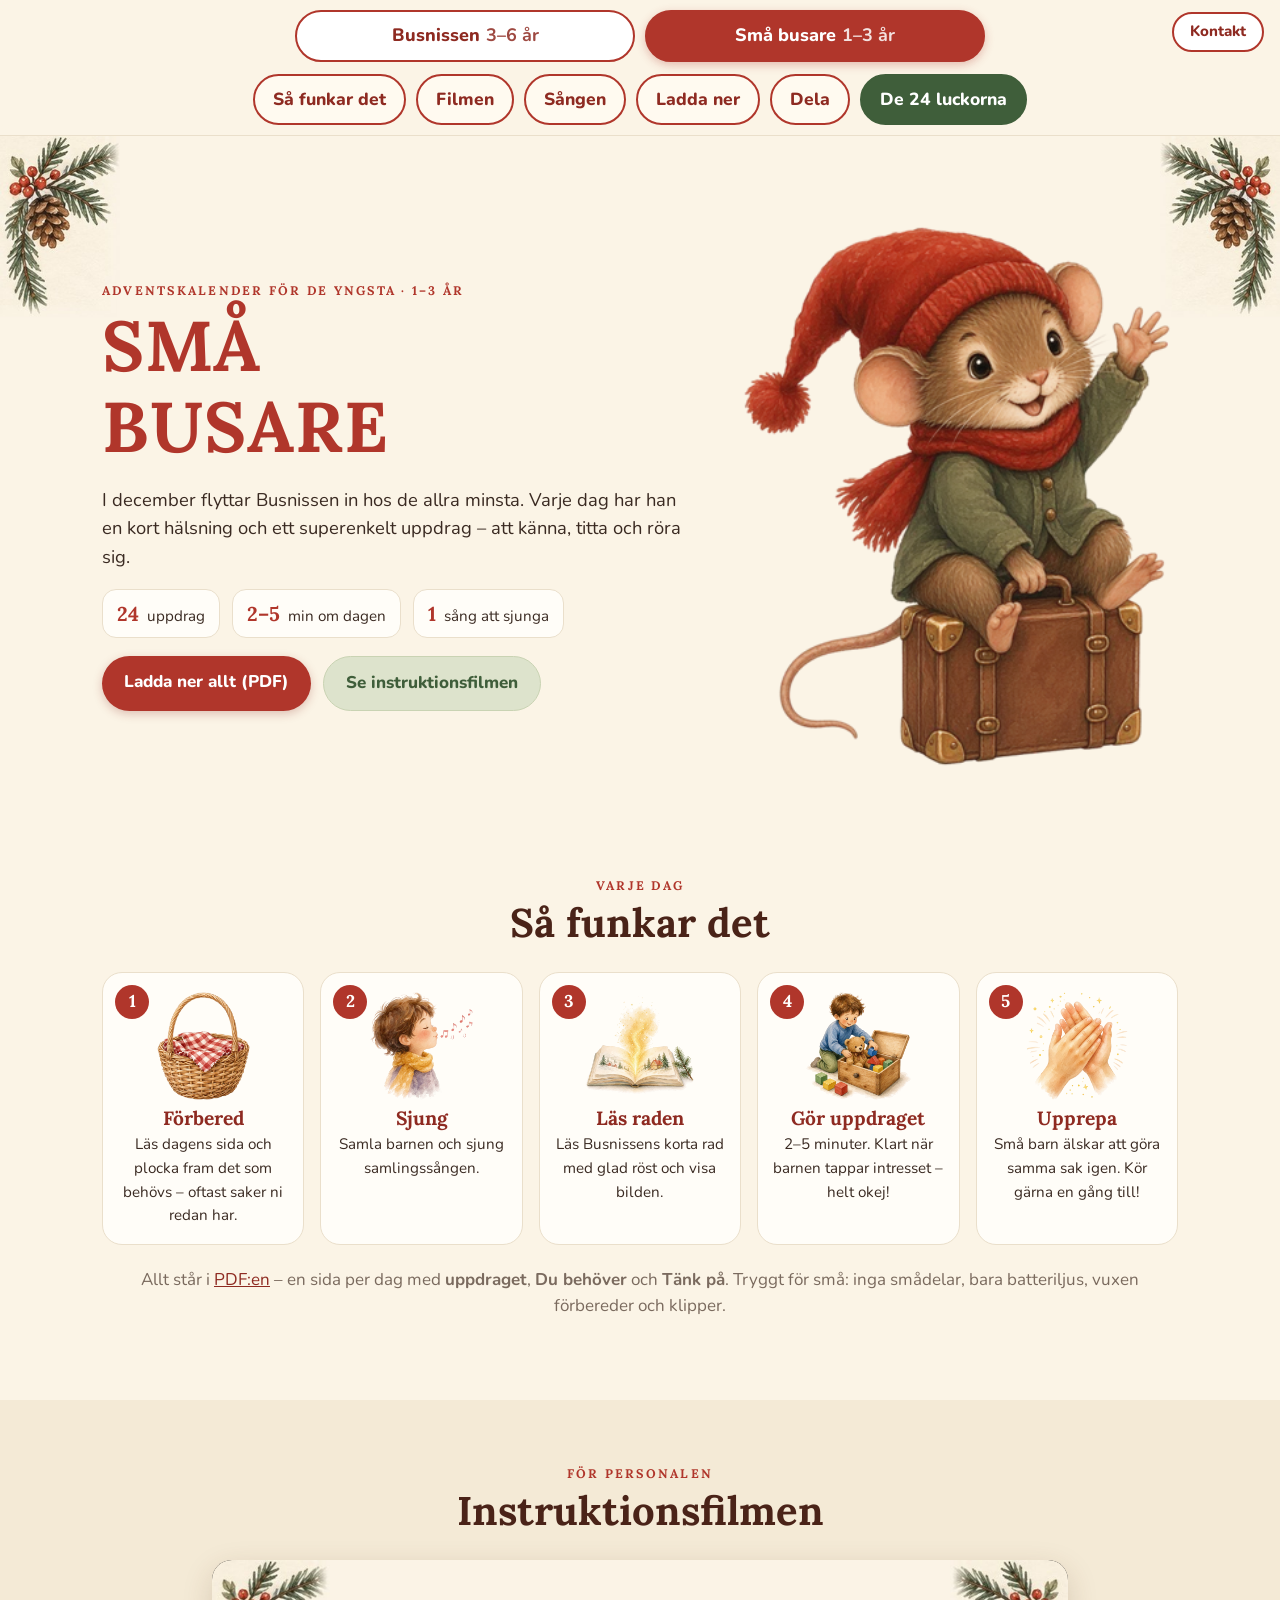
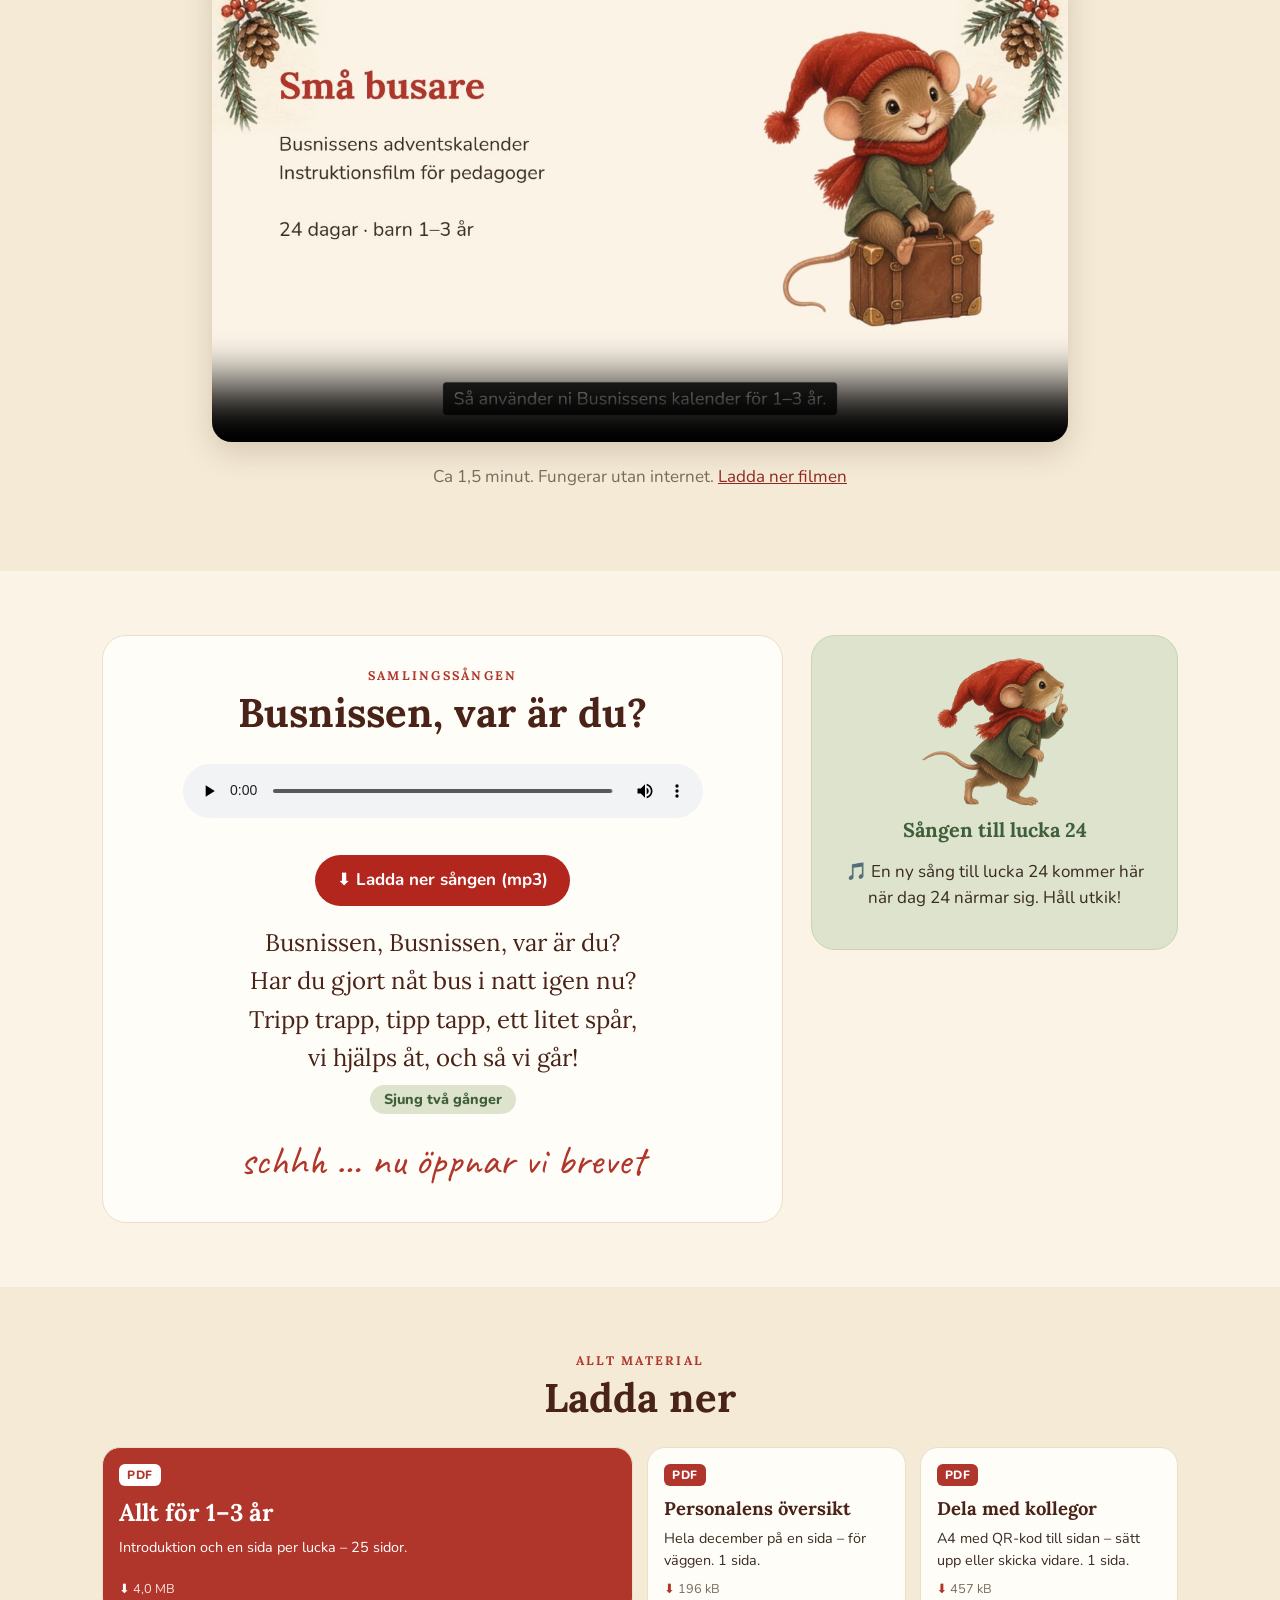
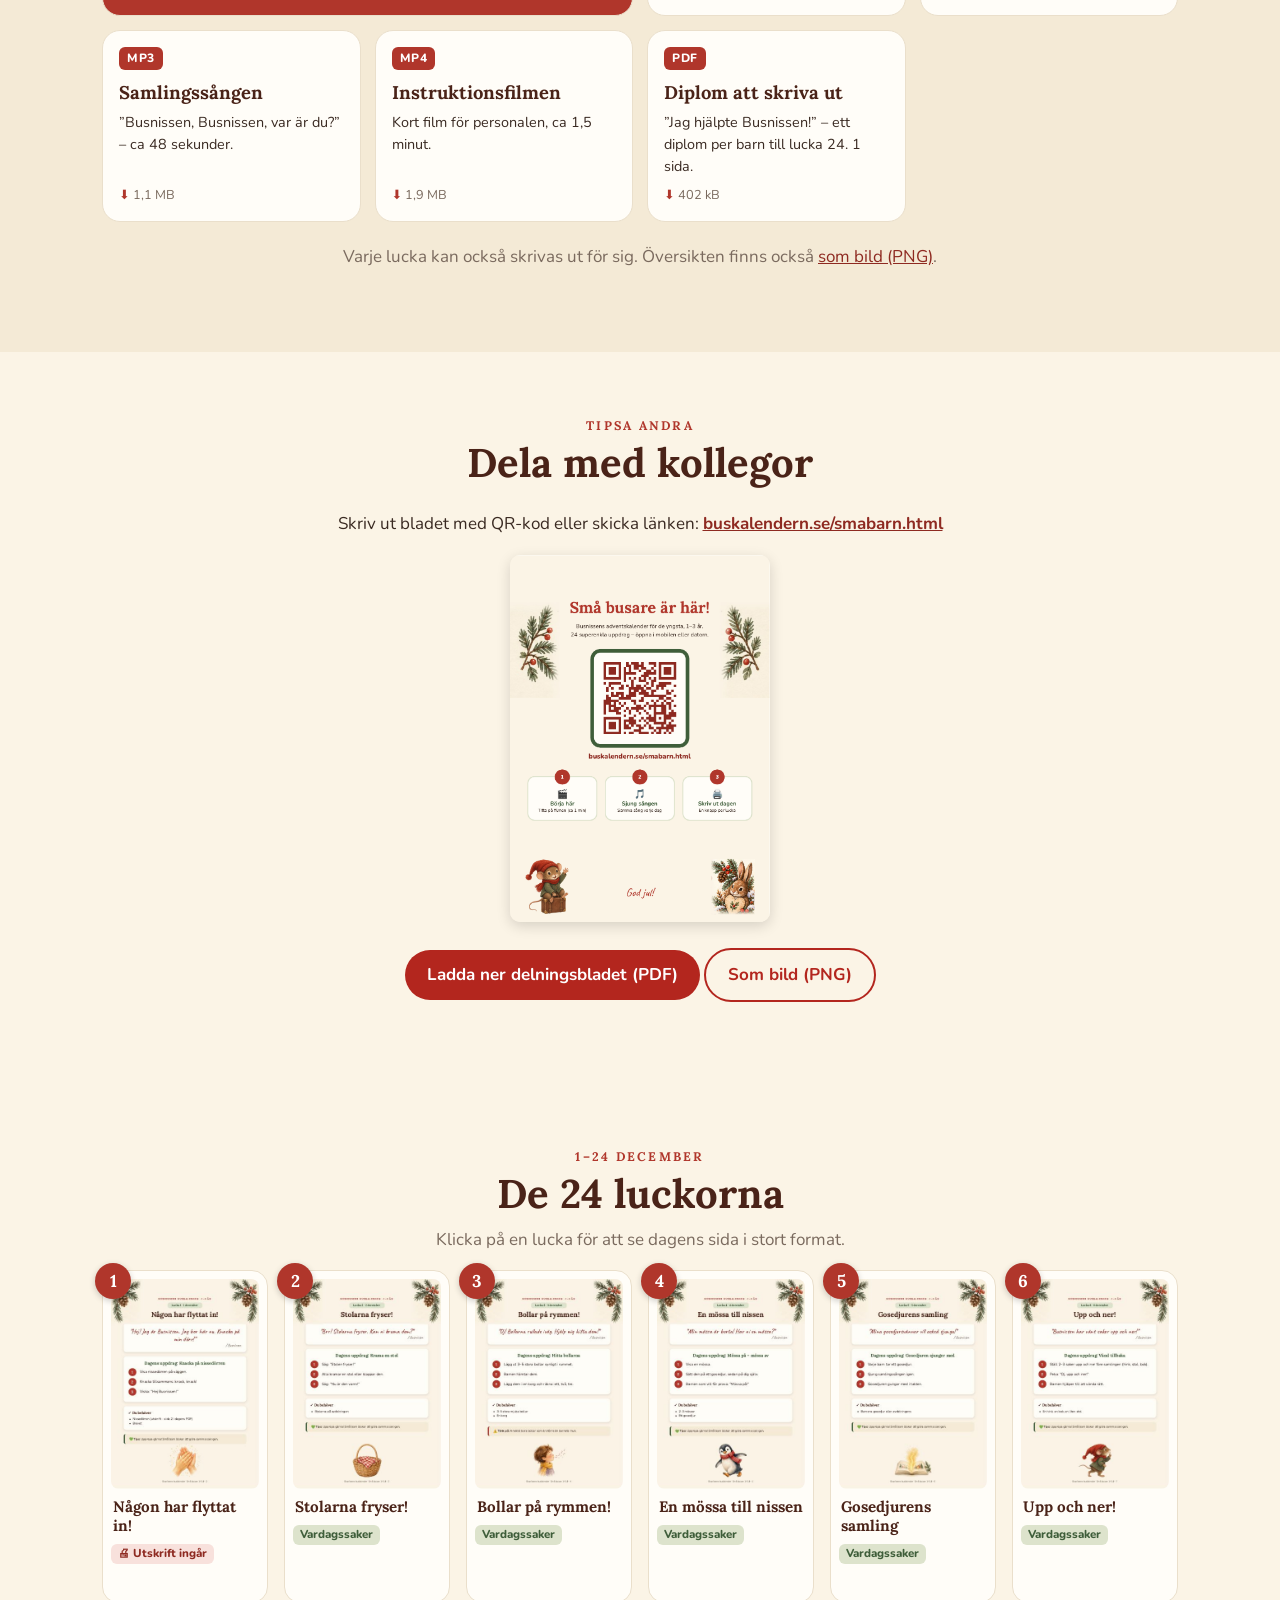
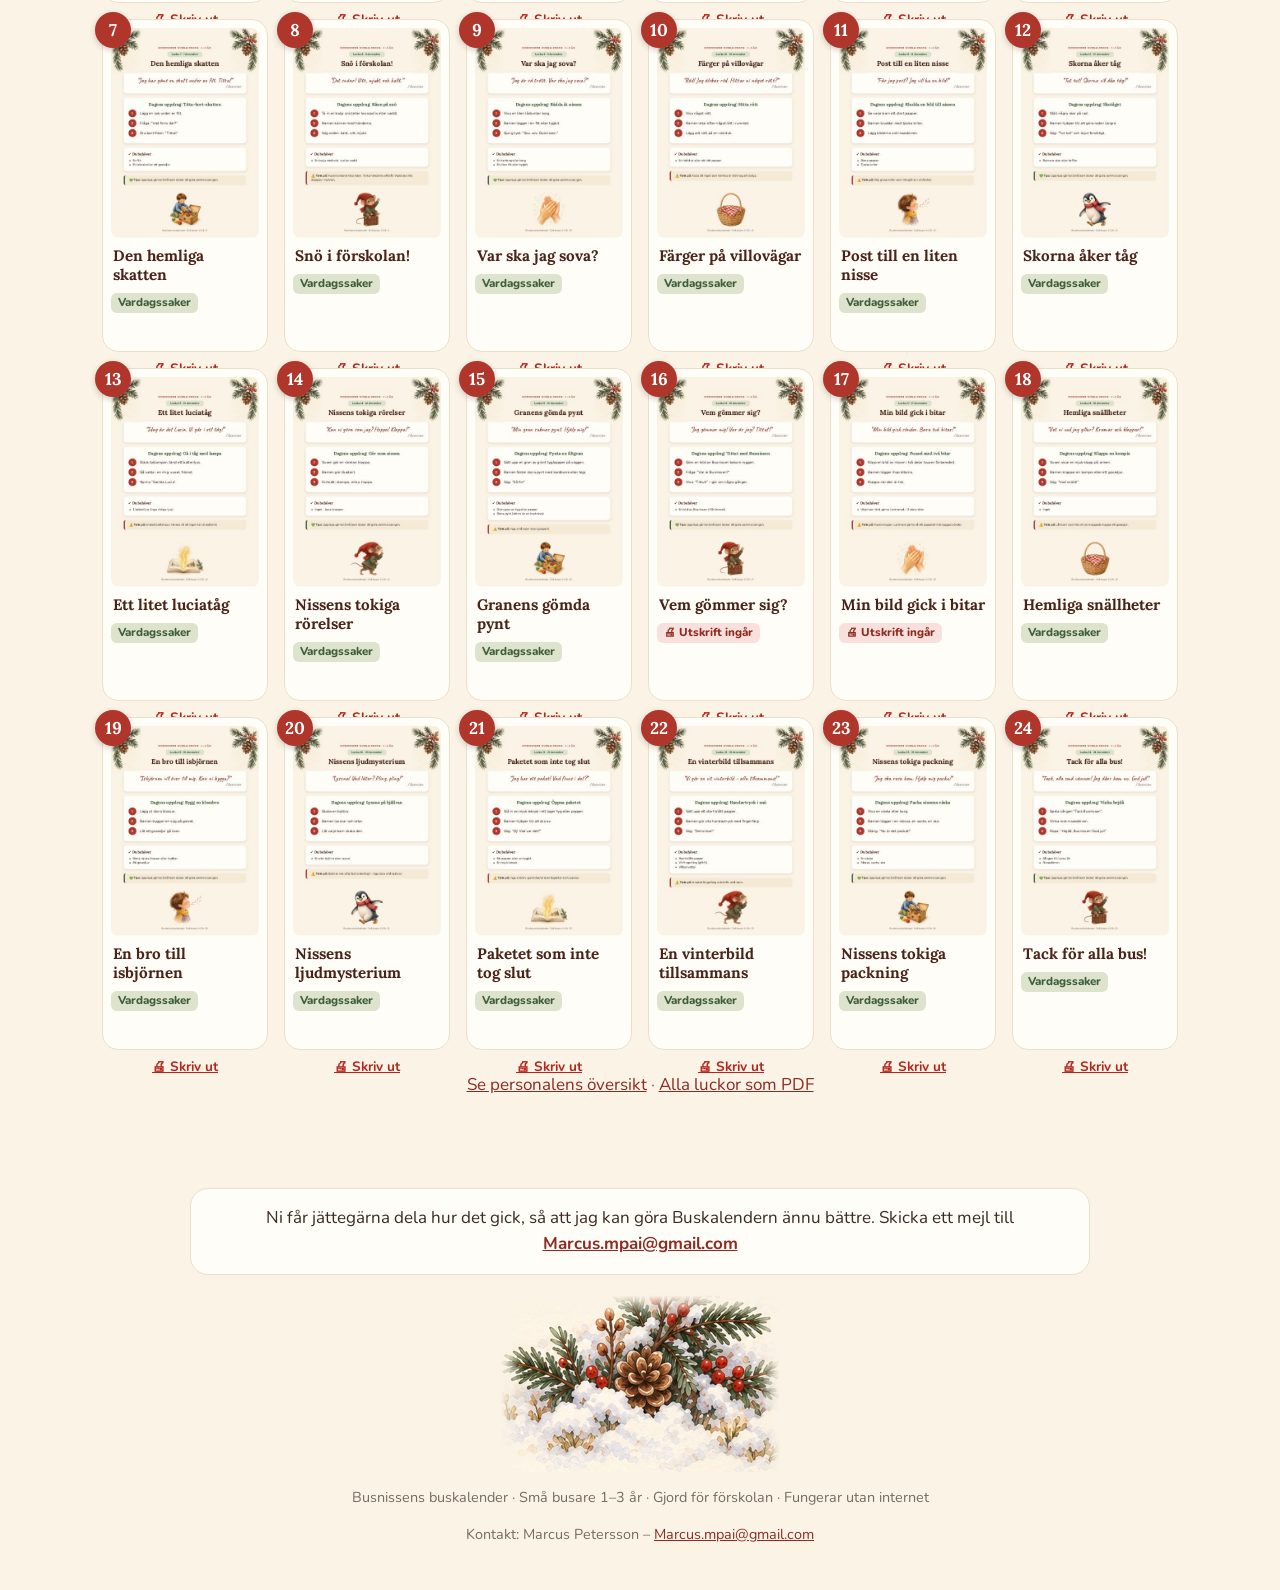
<file: smabarn.html>
<!doctype html>
<html lang="sv">
<head>
<meta charset="utf-8">
<meta name="viewport" content="width=device-width, initial-scale=1">
<title>Små busare 1–3 år – Busnissens buskalender</title>
<meta name="description" content="Busnissens adventskalender för 1–3 år: 24 korta rader från Busnissen, samlingssången och ett superenkelt uppdrag varje dag.">
<link rel="icon" href="data:image/svg+xml,%3Csvg xmlns=%22http://www.w3.org/2000/svg%22 viewBox=%220 0 100 100%22%3E%3Ctext y=%22.9em%22 font-size=%2290%22%3E%F0%9F%8E%85%3C/text%3E%3C/svg%3E">
<link rel="stylesheet" href="assets/style.css">
<style>.top .vpick{display:flex;gap:10px;justify-content:center;padding:10px 12px 2px;max-width:1120px;margin:0 auto}.top .vpick a{flex:1 1 0;max-width:340px;justify-content:center;min-height:52px;font-size:18px;background:#fff;color:var(--red2);border:2px solid var(--red)}.top .vpick a.on{background:var(--red);color:#fff;box-shadow:0 3px 10px rgba(176,54,43,.3)}.top .vpick a .ag{font-weight:700;opacity:.85;margin-left:6px}@media (max-width:520px){.top .vpick a{font-size:15px;padding:8px 8px;white-space:normal;text-align:center;line-height:1.15}}</style>

<style>
.feedback-box{padding:8px 0 0}
.feedback-box p{max-width:900px;margin:0 auto 10px;background:var(--card);border:1px solid #EADFCB;border-radius:18px;padding:16px 22px;text-align:center;color:var(--ink)}
.feedback-box a{color:var(--red2);font-weight:700}
#kontakt{scroll-margin-top:130px}
.top .topbar{position:relative;display:flex;align-items:center;justify-content:center;padding:10px 16px 2px}
.top .topbar .vpick{padding:0;margin:0;width:100%;max-width:700px}
.top a.kontakt-btn{position:absolute;right:16px;top:50%;transform:translateY(-50%);z-index:2;min-height:40px;padding:6px 16px;font-size:15px;font-weight:800;background:#fff;color:var(--red2);border:2px solid var(--red);border-radius:999px;text-decoration:none;box-shadow:none}
.top a.kontakt-btn:hover,.top a.kontakt-btn:focus-visible{background:var(--red);color:#fff;outline:none}
@media (max-width:960px){
  .top .topbar{display:grid;grid-template-columns:1fr auto;align-items:center;gap:4px 8px;padding:8px 12px 2px}
  .top .topbar .vpick{grid-column:1/-1;grid-row:2;max-width:none}
  .top a.kontakt-btn{position:static;transform:none;grid-column:2;grid-row:1;justify-self:end;min-height:36px;padding:5px 14px;font-size:14px}
  #kontakt{scroll-margin-top:180px}
}
</style>
</head>
<body>
<a class="skip" href="#luckor">Hoppa till luckorna</a>
<header class="top"><div class="topbar"><div class="vpick" aria-label="Välj version"><a href="index.html" class="">Busnissen<span class="ag">3–6 år</span></a><a href="smabarn.html" class="on">Små busare<span class="ag">1–3 år</span></a></div><a class="kontakt-btn" href="#kontakt">Kontakt</a></div><nav><a href="#hur" >Så funkar det</a><a href="#film">Filmen</a><a href="#sangen">Sången</a><a href="#ladda-ner">Ladda ner</a><a href="#dela">Dela</a><a href="#luckor">De 24 luckorna</a></nav></header>

<section class="hero">
 <img class="c l" src="assets/img/corner_tl.jpg" alt=""><img class="c r" src="assets/img/corner_tr.jpg" alt="">
 <div class="wrap hero-in">
  <div class="htxt">
   <p class="kicker">Adventskalender för de yngsta <span style="white-space:nowrap">· 1–3 år</span></p>
   <h1>Små <span>busare</span></h1>
   <p class="lead">I december flyttar Busnissen in hos de allra minsta. Varje dag har han en kort hälsning och ett superenkelt uppdrag – att känna, titta och röra sig.</p>
   <ul class="facts"><li><b>24</b> uppdrag</li><li><b>2–5</b> min om dagen</li><li><b>1</b> sång att sjunga</li></ul>
   <div class="cta"><a class="btn" href="filer/busnissen-1-3-ar.pdf" download>Ladda ner allt (PDF)</a><a class="btn ghost" href="#film">Se instruktionsfilmen</a></div>
  </div>
  <div class="himg"><img src="assets/ill/nisse_vinkar.webp" alt="Busnissen vinkar från sin resväska" width="455" height="490" style="object-fit:contain;background:transparent;box-shadow:none"></div>
 </div>
</section>

<main>
<section id="hur" class="sec">
 <div class="wrap">
  <p class="kicker">Varje dag</p><h2>Så funkar det</h2>
  <ol class="steps"><li class="step"><span class="n">1</span><img src="assets/ill/korg.webp" alt="" loading="lazy" width="140" height="140"><h3>Förbered</h3><p>Läs dagens sida och plocka fram det som behövs – oftast saker ni redan har.</p></li><li class="step"><span class="n">2</span><img src="assets/ill/nynna.webp" alt="" loading="lazy" width="140" height="140"><h3>Sjung</h3><p>Samla barnen och sjung samlingssången.</p></li><li class="step"><span class="n">3</span><img src="assets/ill/sagobok.webp" alt="" loading="lazy" width="140" height="140"><h3>Läs raden</h3><p>Läs Busnissens korta rad med glad röst och visa bilden.</p></li><li class="step"><span class="n">4</span><img src="assets/ill/hjalp.webp" alt="" loading="lazy" width="140" height="140"><h3>Gör uppdraget</h3><p>2–5 minuter. Klart när barnen tappar intresset – helt okej!</p></li><li class="step"><span class="n">5</span><img src="assets/ill/klappa.webp" alt="" loading="lazy" width="140" height="140"><h3>Upprepa</h3><p>Små barn älskar att göra samma sak igen. Kör gärna en gång till!</p></li></ol>
  <p class="note">Allt står i <a href="filer/busnissen-1-3-ar.pdf">PDF:en</a> – en sida per dag med <b>uppdraget</b>, <b>Du behöver</b> och <b>Tänk på</b>. Tryggt för små: inga smådelar, bara batteriljus, vuxen förbereder och klipper.</p>
 </div>
</section>

<section id="film" class="sec alt">
 <div class="wrap narrow">
  <p class="kicker">För personalen</p><h2>Instruktionsfilmen</h2>
  <div class="video"><video controls preload="metadata" poster="smabarn/poster.jpg" playsinline><source src="filer/smabarn/instruktionsfilm-1-3.mp4" type="video/mp4">Din webbläsare kan inte spela filmen. <a href="filer/smabarn/instruktionsfilm-1-3.mp4">Öppna filmen här</a>.</video></div>
  <p class="note">Ca 1,5 minut. Fungerar utan internet. <a href="filer/smabarn/instruktionsfilm-1-3.mp4" download>Ladda ner filmen</a></p>
 </div>
</section>

<section id="sangen" class="sec">
 <div class="wrap song">
  <div class="lyrics">
   <p class="kicker">Samlingssången</p><h2>Busnissen, var är du?</h2>
   <audio controls preload="metadata" src="filer/samlingssang.mp3" style="width:100%;max-width:520px;margin:12px 0"></audio>
   <p><a href="filer/samlingssang.mp3" download style="display:inline-block;padding:12px 22px;border-radius:999px;background:#b3261e;color:#fff;font-weight:700;text-decoration:none">⬇ Ladda ner sången (mp3)</a></p>
   <p class="ly">Busnissen, Busnissen, var är du?<br>Har du gjort nåt bus i natt igen nu?<br>Tripp trapp, tipp tapp, ett litet spår,<br>vi hjälps åt, och så vi går!</p>
   <p class="x2">Sjung två gånger</p>
   <p class="whisper">schhh … nu öppnar vi brevet</p>
  </div>
  <div class="bonus"><img src="assets/ill/smyg.webp" alt="" width="220" height="220" loading="lazy">
   <h3>Sången till lucka 24</h3><p>🎵 En ny sång till lucka 24 kommer här när dag 24 närmar sig. Håll utkik!</p></div>
 </div>
</section>

<section id="ladda-ner" class="sec alt">
 <div class="wrap">
  <p class="kicker">Allt material</p><h2>Ladda ner</h2>
  <ul class="dls"><li class="dl big"><a href="filer/busnissen-1-3-ar.pdf" download><span class="ft">PDF</span><span class="dtt">Allt för 1–3 år</span><span class="dd">Introduktion och en sida per lucka – 25 sidor.</span><span class="sz">4,0 MB</span></a></li><li class="dl "><a href="filer/smabarn/personalens-oversikt-1-3.pdf" download><span class="ft">PDF</span><span class="dtt">Personalens översikt</span><span class="dd">Hela december på en sida – för väggen. 1 sida.</span><span class="sz">196 kB</span></a></li><li class="dl "><a href="filer/smabarn/dela-med-kollegor-1-3.pdf" download><span class="ft">PDF</span><span class="dtt">Dela med kollegor</span><span class="dd">A4 med QR-kod till sidan – sätt upp eller skicka vidare. 1 sida.</span><span class="sz">457 kB</span></a></li><li class="dl "><a href="filer/samlingssang.mp3" download><span class="ft">MP3</span><span class="dtt">Samlingssången</span><span class="dd">”Busnissen, Busnissen, var är du?” – ca 48 sekunder.</span><span class="sz">1,1 MB</span></a></li><li class="dl "><a href="filer/smabarn/instruktionsfilm-1-3.mp4" download><span class="ft">MP4</span><span class="dtt">Instruktionsfilmen</span><span class="dd">Kort film för personalen, ca 1,5 minut.</span><span class="sz">1,9 MB</span></a></li><li class="dl "><a href="filer/smabarn/diplom-1-3-ar.pdf" download><span class="ft">PDF</span><span class="dtt">Diplom att skriva ut</span><span class="dd">”Jag hjälpte Busnissen!” – ett diplom per barn till lucka 24. 1 sida.</span><span class="sz">402 kB</span></a></li></ul>
  <p class="note">Varje lucka kan också skrivas ut för sig. Översikten finns också <a href="filer/smabarn/personalens-oversikt-1-3.png" download>som bild (PNG)</a>.</p>
 </div>
</section>

<section id="dela" class="sec">
 <div class="wrap" style="text-align:center">
  <p class="kicker">Tipsa andra</p><h2>Dela med kollegor</h2>
  <p>Skriv ut bladet med QR-kod eller skicka länken: <a href="https://buskalendern.se/smabarn.html"><b>buskalendern.se/smabarn.html</b></a></p>
  <a href="filer/smabarn/dela-med-kollegor-1-3.pdf" target="_blank" rel="noopener"><img src="filer/smabarn/dela-med-kollegor-1-3.png" alt="Delningsblad med QR-kod" style="width:100%;max-width:260px;border-radius:10px;box-shadow:0 4px 14px rgba(0,0,0,.15)"></a>
  <p><a href="filer/smabarn/dela-med-kollegor-1-3.pdf" download style="display:inline-block;padding:12px 22px;border-radius:999px;background:#b3261e;color:#fff;font-weight:700;text-decoration:none">Ladda ner delningsbladet (PDF)</a> <a href="filer/smabarn/dela-med-kollegor-1-3.png" download style="display:inline-block;padding:12px 22px;border-radius:999px;border:2px solid #b3261e;color:#b3261e;font-weight:700;text-decoration:none">Som bild (PNG)</a></p>
 </div>
</section>

<section id="luckor" class="sec">
 <div class="wrap">
  <p class="kicker">1–24 december</p><h2>De 24 luckorna</h2>
  <p class="sub">Klicka på en lucka för att se dagens sida i stort format.</p>
  <ol class="days"><li><a class="day" href="smabarn/brev/dag01.jpg" data-i="0" target="_blank" rel="noopener"><span class="dn">1</span><img src="smabarn/thumb/dag01.jpg" alt="Lucka 1 december: Någon har flyttat in!" loading="lazy" width="360" height="509"><span class="dt">Någon har flyttat in!</span><span class="tag">🖨 Utskrift ingår</span></a><a class="printday" href="filer/smabarn/dagar/lucka-01.pdf" target="_blank" rel="noopener" style="display:block;margin-top:6px;text-align:center;font-weight:700;font-size:.85rem;color:#b3261e">🖨 Skriv ut</a></li><li><a class="day" href="smabarn/brev/dag02.jpg" data-i="1" target="_blank" rel="noopener"><span class="dn">2</span><img src="smabarn/thumb/dag02.jpg" alt="Lucka 2 december: Stolarna fryser!" loading="lazy" width="360" height="509"><span class="dt">Stolarna fryser!</span><span class="tag g">Vardagssaker</span></a><a class="printday" href="filer/smabarn/dagar/lucka-02.pdf" target="_blank" rel="noopener" style="display:block;margin-top:6px;text-align:center;font-weight:700;font-size:.85rem;color:#b3261e">🖨 Skriv ut</a></li><li><a class="day" href="smabarn/brev/dag03.jpg" data-i="2" target="_blank" rel="noopener"><span class="dn">3</span><img src="smabarn/thumb/dag03.jpg" alt="Lucka 3 december: Bollar på rymmen!" loading="lazy" width="360" height="509"><span class="dt">Bollar på rymmen!</span><span class="tag g">Vardagssaker</span></a><a class="printday" href="filer/smabarn/dagar/lucka-03.pdf" target="_blank" rel="noopener" style="display:block;margin-top:6px;text-align:center;font-weight:700;font-size:.85rem;color:#b3261e">🖨 Skriv ut</a></li><li><a class="day" href="smabarn/brev/dag04.jpg" data-i="3" target="_blank" rel="noopener"><span class="dn">4</span><img src="smabarn/thumb/dag04.jpg" alt="Lucka 4 december: En mössa till nissen" loading="lazy" width="360" height="509"><span class="dt">En mössa till nissen</span><span class="tag g">Vardagssaker</span></a><a class="printday" href="filer/smabarn/dagar/lucka-04.pdf" target="_blank" rel="noopener" style="display:block;margin-top:6px;text-align:center;font-weight:700;font-size:.85rem;color:#b3261e">🖨 Skriv ut</a></li><li><a class="day" href="smabarn/brev/dag05.jpg" data-i="4" target="_blank" rel="noopener"><span class="dn">5</span><img src="smabarn/thumb/dag05.jpg" alt="Lucka 5 december: Gosedjurens samling" loading="lazy" width="360" height="509"><span class="dt">Gosedjurens samling</span><span class="tag g">Vardagssaker</span></a><a class="printday" href="filer/smabarn/dagar/lucka-05.pdf" target="_blank" rel="noopener" style="display:block;margin-top:6px;text-align:center;font-weight:700;font-size:.85rem;color:#b3261e">🖨 Skriv ut</a></li><li><a class="day" href="smabarn/brev/dag06.jpg" data-i="5" target="_blank" rel="noopener"><span class="dn">6</span><img src="smabarn/thumb/dag06.jpg" alt="Lucka 6 december: Upp och ner!" loading="lazy" width="360" height="509"><span class="dt">Upp och ner!</span><span class="tag g">Vardagssaker</span></a><a class="printday" href="filer/smabarn/dagar/lucka-06.pdf" target="_blank" rel="noopener" style="display:block;margin-top:6px;text-align:center;font-weight:700;font-size:.85rem;color:#b3261e">🖨 Skriv ut</a></li><li><a class="day" href="smabarn/brev/dag07.jpg" data-i="6" target="_blank" rel="noopener"><span class="dn">7</span><img src="smabarn/thumb/dag07.jpg" alt="Lucka 7 december: Den hemliga skatten" loading="lazy" width="360" height="509"><span class="dt">Den hemliga skatten</span><span class="tag g">Vardagssaker</span></a><a class="printday" href="filer/smabarn/dagar/lucka-07.pdf" target="_blank" rel="noopener" style="display:block;margin-top:6px;text-align:center;font-weight:700;font-size:.85rem;color:#b3261e">🖨 Skriv ut</a></li><li><a class="day" href="smabarn/brev/dag08.jpg" data-i="7" target="_blank" rel="noopener"><span class="dn">8</span><img src="smabarn/thumb/dag08.jpg" alt="Lucka 8 december: Snö i förskolan!" loading="lazy" width="360" height="509"><span class="dt">Snö i förskolan!</span><span class="tag g">Vardagssaker</span></a><a class="printday" href="filer/smabarn/dagar/lucka-08.pdf" target="_blank" rel="noopener" style="display:block;margin-top:6px;text-align:center;font-weight:700;font-size:.85rem;color:#b3261e">🖨 Skriv ut</a></li><li><a class="day" href="smabarn/brev/dag09.jpg" data-i="8" target="_blank" rel="noopener"><span class="dn">9</span><img src="smabarn/thumb/dag09.jpg" alt="Lucka 9 december: Var ska jag sova?" loading="lazy" width="360" height="509"><span class="dt">Var ska jag sova?</span><span class="tag g">Vardagssaker</span></a><a class="printday" href="filer/smabarn/dagar/lucka-09.pdf" target="_blank" rel="noopener" style="display:block;margin-top:6px;text-align:center;font-weight:700;font-size:.85rem;color:#b3261e">🖨 Skriv ut</a></li><li><a class="day" href="smabarn/brev/dag10.jpg" data-i="9" target="_blank" rel="noopener"><span class="dn">10</span><img src="smabarn/thumb/dag10.jpg" alt="Lucka 10 december: Färger på villovägar" loading="lazy" width="360" height="509"><span class="dt">Färger på villovägar</span><span class="tag g">Vardagssaker</span></a><a class="printday" href="filer/smabarn/dagar/lucka-10.pdf" target="_blank" rel="noopener" style="display:block;margin-top:6px;text-align:center;font-weight:700;font-size:.85rem;color:#b3261e">🖨 Skriv ut</a></li><li><a class="day" href="smabarn/brev/dag11.jpg" data-i="10" target="_blank" rel="noopener"><span class="dn">11</span><img src="smabarn/thumb/dag11.jpg" alt="Lucka 11 december: Post till en liten nisse" loading="lazy" width="360" height="509"><span class="dt">Post till en liten nisse</span><span class="tag g">Vardagssaker</span></a><a class="printday" href="filer/smabarn/dagar/lucka-11.pdf" target="_blank" rel="noopener" style="display:block;margin-top:6px;text-align:center;font-weight:700;font-size:.85rem;color:#b3261e">🖨 Skriv ut</a></li><li><a class="day" href="smabarn/brev/dag12.jpg" data-i="11" target="_blank" rel="noopener"><span class="dn">12</span><img src="smabarn/thumb/dag12.jpg" alt="Lucka 12 december: Skorna åker tåg" loading="lazy" width="360" height="509"><span class="dt">Skorna åker tåg</span><span class="tag g">Vardagssaker</span></a><a class="printday" href="filer/smabarn/dagar/lucka-12.pdf" target="_blank" rel="noopener" style="display:block;margin-top:6px;text-align:center;font-weight:700;font-size:.85rem;color:#b3261e">🖨 Skriv ut</a></li><li><a class="day" href="smabarn/brev/dag13.jpg" data-i="12" target="_blank" rel="noopener"><span class="dn">13</span><img src="smabarn/thumb/dag13.jpg" alt="Lucka 13 december: Ett litet luciatåg" loading="lazy" width="360" height="509"><span class="dt">Ett litet luciatåg</span><span class="tag g">Vardagssaker</span></a><a class="printday" href="filer/smabarn/dagar/lucka-13.pdf" target="_blank" rel="noopener" style="display:block;margin-top:6px;text-align:center;font-weight:700;font-size:.85rem;color:#b3261e">🖨 Skriv ut</a></li><li><a class="day" href="smabarn/brev/dag14.jpg" data-i="13" target="_blank" rel="noopener"><span class="dn">14</span><img src="smabarn/thumb/dag14.jpg" alt="Lucka 14 december: Nissens tokiga rörelser" loading="lazy" width="360" height="509"><span class="dt">Nissens tokiga rörelser</span><span class="tag g">Vardagssaker</span></a><a class="printday" href="filer/smabarn/dagar/lucka-14.pdf" target="_blank" rel="noopener" style="display:block;margin-top:6px;text-align:center;font-weight:700;font-size:.85rem;color:#b3261e">🖨 Skriv ut</a></li><li><a class="day" href="smabarn/brev/dag15.jpg" data-i="14" target="_blank" rel="noopener"><span class="dn">15</span><img src="smabarn/thumb/dag15.jpg" alt="Lucka 15 december: Granens gömda pynt" loading="lazy" width="360" height="509"><span class="dt">Granens gömda pynt</span><span class="tag g">Vardagssaker</span></a><a class="printday" href="filer/smabarn/dagar/lucka-15.pdf" target="_blank" rel="noopener" style="display:block;margin-top:6px;text-align:center;font-weight:700;font-size:.85rem;color:#b3261e">🖨 Skriv ut</a></li><li><a class="day" href="smabarn/brev/dag16.jpg" data-i="15" target="_blank" rel="noopener"><span class="dn">16</span><img src="smabarn/thumb/dag16.jpg" alt="Lucka 16 december: Vem gömmer sig?" loading="lazy" width="360" height="509"><span class="dt">Vem gömmer sig?</span><span class="tag">🖨 Utskrift ingår</span></a><a class="printday" href="filer/smabarn/dagar/lucka-16.pdf" target="_blank" rel="noopener" style="display:block;margin-top:6px;text-align:center;font-weight:700;font-size:.85rem;color:#b3261e">🖨 Skriv ut</a></li><li><a class="day" href="smabarn/brev/dag17.jpg" data-i="16" target="_blank" rel="noopener"><span class="dn">17</span><img src="smabarn/thumb/dag17.jpg" alt="Lucka 17 december: Min bild gick i bitar" loading="lazy" width="360" height="509"><span class="dt">Min bild gick i bitar</span><span class="tag">🖨 Utskrift ingår</span></a><a class="printday" href="filer/smabarn/dagar/lucka-17.pdf" target="_blank" rel="noopener" style="display:block;margin-top:6px;text-align:center;font-weight:700;font-size:.85rem;color:#b3261e">🖨 Skriv ut</a></li><li><a class="day" href="smabarn/brev/dag18.jpg" data-i="17" target="_blank" rel="noopener"><span class="dn">18</span><img src="smabarn/thumb/dag18.jpg" alt="Lucka 18 december: Hemliga snällheter" loading="lazy" width="360" height="509"><span class="dt">Hemliga snällheter</span><span class="tag g">Vardagssaker</span></a><a class="printday" href="filer/smabarn/dagar/lucka-18.pdf" target="_blank" rel="noopener" style="display:block;margin-top:6px;text-align:center;font-weight:700;font-size:.85rem;color:#b3261e">🖨 Skriv ut</a></li><li><a class="day" href="smabarn/brev/dag19.jpg" data-i="18" target="_blank" rel="noopener"><span class="dn">19</span><img src="smabarn/thumb/dag19.jpg" alt="Lucka 19 december: En bro till isbjörnen" loading="lazy" width="360" height="509"><span class="dt">En bro till isbjörnen</span><span class="tag g">Vardagssaker</span></a><a class="printday" href="filer/smabarn/dagar/lucka-19.pdf" target="_blank" rel="noopener" style="display:block;margin-top:6px;text-align:center;font-weight:700;font-size:.85rem;color:#b3261e">🖨 Skriv ut</a></li><li><a class="day" href="smabarn/brev/dag20.jpg" data-i="19" target="_blank" rel="noopener"><span class="dn">20</span><img src="smabarn/thumb/dag20.jpg" alt="Lucka 20 december: Nissens ljudmysterium" loading="lazy" width="360" height="509"><span class="dt">Nissens ljudmysterium</span><span class="tag g">Vardagssaker</span></a><a class="printday" href="filer/smabarn/dagar/lucka-20.pdf" target="_blank" rel="noopener" style="display:block;margin-top:6px;text-align:center;font-weight:700;font-size:.85rem;color:#b3261e">🖨 Skriv ut</a></li><li><a class="day" href="smabarn/brev/dag21.jpg" data-i="20" target="_blank" rel="noopener"><span class="dn">21</span><img src="smabarn/thumb/dag21.jpg" alt="Lucka 21 december: Paketet som inte tog slut" loading="lazy" width="360" height="509"><span class="dt">Paketet som inte tog slut</span><span class="tag g">Vardagssaker</span></a><a class="printday" href="filer/smabarn/dagar/lucka-21.pdf" target="_blank" rel="noopener" style="display:block;margin-top:6px;text-align:center;font-weight:700;font-size:.85rem;color:#b3261e">🖨 Skriv ut</a></li><li><a class="day" href="smabarn/brev/dag22.jpg" data-i="21" target="_blank" rel="noopener"><span class="dn">22</span><img src="smabarn/thumb/dag22.jpg" alt="Lucka 22 december: En vinterbild tillsammans" loading="lazy" width="360" height="509"><span class="dt">En vinterbild tillsammans</span><span class="tag g">Vardagssaker</span></a><a class="printday" href="filer/smabarn/dagar/lucka-22.pdf" target="_blank" rel="noopener" style="display:block;margin-top:6px;text-align:center;font-weight:700;font-size:.85rem;color:#b3261e">🖨 Skriv ut</a></li><li><a class="day" href="smabarn/brev/dag23.jpg" data-i="22" target="_blank" rel="noopener"><span class="dn">23</span><img src="smabarn/thumb/dag23.jpg" alt="Lucka 23 december: Nissens tokiga packning" loading="lazy" width="360" height="509"><span class="dt">Nissens tokiga packning</span><span class="tag g">Vardagssaker</span></a><a class="printday" href="filer/smabarn/dagar/lucka-23.pdf" target="_blank" rel="noopener" style="display:block;margin-top:6px;text-align:center;font-weight:700;font-size:.85rem;color:#b3261e">🖨 Skriv ut</a></li><li><a class="day" href="smabarn/brev/dag24.jpg" data-i="23" target="_blank" rel="noopener"><span class="dn">24</span><img src="smabarn/thumb/dag24.jpg" alt="Lucka 24 december: Tack för alla bus!" loading="lazy" width="360" height="509"><span class="dt">Tack för alla bus!</span><span class="tag g">Vardagssaker</span></a><a class="printday" href="filer/smabarn/dagar/lucka-24.pdf" target="_blank" rel="noopener" style="display:block;margin-top:6px;text-align:center;font-weight:700;font-size:.85rem;color:#b3261e">🖨 Skriv ut</a></li></ol>
  <p class="note"><a href="filer/smabarn/personalens-oversikt-1-3.pdf" target="_blank" rel="noopener">Se personalens översikt</a> · <a href="filer/busnissen-1-3-ar.pdf" download>Alla luckor som PDF</a></p>
 </div>
</section>
</main>

<section id="kontakt" class="feedback-box" aria-label="Hör av er">
 <div class="wrap">
  <p>Ni får jättegärna dela hur det gick, så att jag kan göra Buskalendern ännu bättre. Skicka ett mejl till <a href="mailto:Marcus.mpai@gmail.com?subject=Feedback%20p%C3%A5%20Busnissens%20buskalender">Marcus.mpai@gmail.com</a></p>
 </div>
</section>
<footer class="foot"><img src="assets/img/garland.jpg" alt=""><p>Busnissens buskalender · Små busare 1–3 år · Gjord för förskolan · Fungerar utan internet</p><p>Kontakt: Marcus Petersson – <a href="mailto:Marcus.mpai@gmail.com">Marcus.mpai@gmail.com</a></p></footer>

<dialog id="lb" aria-label="Lucka">
 <button class="x" type="button" aria-label="Stäng">×</button>
 <figure><img id="lbimg" alt=""><figcaption id="lbcap"></figcaption></figure>
 <div class="lbnav"><button type="button" class="prev" aria-label="Föregående lucka">‹ Föregående</button><a id="lbprint" class="lbprint" href="#" target="_blank" rel="noopener">🖨 Skriv ut dagens material</a><button type="button" class="next" aria-label="Nästa lucka">Nästa ›</button></div><div class="lbsub"><a id="lbopen" href="#" target="_blank" rel="noopener">Öppna i full storlek</a><a id="lbdip" href="filer/smabarn/diplom-1-3-ar.pdf" target="_blank" rel="noopener" style="display:none;margin-left:14px;font-weight:700">🏅 Diplom att skriva ut</a></div>
</dialog>
<script>
(function(){
 var T=["Någon har flyttat in!", "Stolarna fryser!", "Bollar på rymmen!", "En mössa till nissen", "Gosedjurens samling", "Upp och ner!", "Den hemliga skatten", "Snö i förskolan!", "Var ska jag sova?", "Färger på villovägar", "Post till en liten nisse", "Skorna åker tåg", "Ett litet luciatåg", "Nissens tokiga rörelser", "Granens gömda pynt", "Vem gömmer sig?", "Min bild gick i bitar", "Hemliga snällheter", "En bro till isbjörnen", "Nissens ljudmysterium", "Paketet som inte tog slut", "En vinterbild tillsammans", "Nissens tokiga packning", "Tack för alla bus!"]; var dlg=document.getElementById('lb'); if(!dlg||!dlg.showModal) return;
 var img=document.getElementById('lbimg'),cap=document.getElementById('lbcap'),op=document.getElementById('lbopen'),cur=0;
 function pad(n){return (n<10?'0':'')+n}
 function show(i){cur=(i+24)%24; var src='smabarn/brev/dag'+pad(cur+1)+'.jpg'; img.src=src; img.alt='Lucka '+(cur+1)+' december: '+T[cur]; cap.textContent='Lucka '+(cur+1)+' · '+T[cur]; op.href=src; document.getElementById('lbprint').href='filer/smabarn/dagar/lucka-'+pad(cur+1)+'.pdf';document.getElementById('lbdip').style.display=cur===23?'inline':'none';}
 document.querySelectorAll('a.day').forEach(function(a){a.addEventListener('click',function(e){e.preventDefault();show(+a.dataset.i);dlg.showModal();})});
 dlg.querySelector('.x').onclick=function(){dlg.close()};
 dlg.querySelector('.prev').onclick=function(){show(cur-1)};
 dlg.querySelector('.next').onclick=function(){show(cur+1)};
 dlg.addEventListener('click',function(e){if(e.target===dlg)dlg.close()});
 document.addEventListener('keydown',function(e){if(!dlg.open)return; if(e.key==='ArrowRight')show(cur+1); if(e.key==='ArrowLeft')show(cur-1);});
})();
</script>
<script>(function(){var L=[].slice.call(document.querySelectorAll('.top nav a'));var io=new IntersectionObserver(function(es){es.forEach(function(e){if(e.isIntersecting){L.forEach(function(a){var on=a.getAttribute('href')==='#'+e.target.id;a.classList.toggle('active',on);if(on&&a.scrollIntoView&&innerWidth<=820)a.parentNode.scrollTo({left:a.offsetLeft-12,behavior:'smooth'});});}});},{rootMargin:'-40% 0px -55% 0px'});L.forEach(function(a){var s=document.querySelector(a.getAttribute('href'));if(s)io.observe(s);});})();</script>
<script src="assets/stats.js"></script>
</body>
</html>
</file>
<file: assets/style.css>
@font-face{font-family:"Lora";src:url(fonts/Lora.ttf) format("truetype");font-weight:400 700;font-display:swap}
@font-face{font-family:"Lora";src:url(fonts/Lora-Italic.ttf) format("truetype");font-weight:400 700;font-style:italic;font-display:swap}
@font-face{font-family:"Nunito";src:url(fonts/Nunito.ttf) format("truetype");font-weight:200 1000;font-display:swap}
@font-face{font-family:"Caveat";src:url(fonts/Caveat.ttf) format("truetype");font-weight:400 700;font-display:swap}
:root{--bg:#FBF4E6;--bg2:#F4EAD6;--red:#B0362B;--red2:#8E2A21;--brown:#4A2318;--green:#3F5E3A;--sage:#DDE3CC;--sage2:#C9D3B3;--card:#FFFDF8;--ink:#3A2A22;--muted:#7A6A5E}
*{box-sizing:border-box}
html{scroll-behavior:smooth}
body{margin:0;background:var(--bg);color:var(--ink);font-family:"Nunito",system-ui,sans-serif;font-size:17px;line-height:1.55}
img{max-width:100%}
a{color:var(--red2)}
.skip{position:absolute;left:-999px}.skip:focus{left:8px;top:8px;background:#fff;padding:6px 10px;z-index:10}
.wrap{max-width:1120px;margin:0 auto;padding:0 22px}.narrow{max-width:900px}
.kicker{font-family:"Lora",serif;font-weight:700;letter-spacing:.18em;text-transform:uppercase;color:var(--red);font-size:.78rem;margin:0 0 .3rem;text-align:center}
h1,h2,h3{font-family:"Lora",serif;color:var(--brown);line-height:1.15}
h2{font-size:clamp(1.8rem,4vw,2.5rem);text-align:center;margin:.1rem 0 1.6rem}
.top{position:sticky;top:0;z-index:5;background:rgba(251,244,230,.93);backdrop-filter:blur(6px);border-bottom:1px solid #EADFCB}
.top nav{max-width:1120px;margin:0 auto;display:flex;gap:4px 18px;justify-content:center;flex-wrap:wrap;padding:10px 16px}
.top a{text-decoration:none;color:var(--brown);font-weight:700;font-size:.92rem;padding:4px 6px;border-radius:8px}
.top a:hover{background:var(--sage)}
.hero{position:relative;overflow:hidden;padding:84px 0 40px}
.hero .c{position:absolute;top:0;width:120px}.hero .c.l{left:0}.hero .c.r{right:0}
.hero-in{display:grid;grid-template-columns:1.15fr .85fr;gap:36px;align-items:center;position:relative}
.htxt .kicker{text-align:left}
.hero h1{font-size:clamp(2.6rem,6.5vw,4.4rem);color:var(--red);text-transform:uppercase;margin:.2rem 0 .8rem;letter-spacing:.01em}
.hero h1 span{display:block}
.lead{font-size:1.15rem;max-width:34em}
.facts{display:flex;gap:12px;flex-wrap:wrap;list-style:none;padding:0;margin:18px 0}
.facts li{background:var(--card);border:1px solid #EADFCB;border-radius:14px;padding:8px 14px;font-size:.95rem}
.facts b{font-family:"Lora";color:var(--red);font-size:1.25rem;margin-right:4px}
.cta{display:flex;gap:12px;flex-wrap:wrap;margin-top:8px}
.btn{display:inline-block;background:var(--red);color:#fff;text-decoration:none;font-weight:800;padding:13px 22px;border-radius:999px;box-shadow:0 3px 10px rgba(140,40,30,.25)}
.btn:hover{background:var(--red2)}
.btn.ghost{background:var(--sage);color:var(--green);box-shadow:none;border:1px solid var(--sage2)}
.himg img{border-radius:24px;box-shadow:0 10px 30px rgba(90,50,20,.18);display:block;margin:0 auto;width:100%;max-width:440px;height:auto}
.sec{padding:64px 0}
.sec.alt{background:var(--bg2)}
.steps{list-style:none;padding:0;margin:0;display:grid;grid-template-columns:repeat(5,1fr);gap:16px}
.step{background:var(--card);border:1px solid #EADFCB;border-radius:20px;padding:18px 14px 16px;text-align:center;position:relative}
.step .n{position:absolute;top:12px;left:12px;width:34px;height:34px;border-radius:50%;background:var(--red);color:#fff;font-family:"Lora";font-weight:700;display:flex;align-items:center;justify-content:center}
.step img{width:110px;height:110px;object-fit:contain;display:block;margin:0 auto 6px}
.step h3{margin:.2rem 0 .3rem;font-size:1.2rem;color:var(--red2)}
.step p{margin:0;font-size:.95rem}
.note{text-align:center;color:var(--muted);margin-top:22px}
.sub{text-align:center;margin-top:-1rem;color:var(--muted)}
.video{border-radius:20px;overflow:hidden;box-shadow:0 10px 30px rgba(90,50,20,.18);background:#000;aspect-ratio:16/9}
.video video{width:100%;height:100%;display:block}
.song{display:grid;grid-template-columns:1.3fr .7fr;gap:28px;align-items:start}
.lyrics{background:var(--card);border:1px solid #EADFCB;border-radius:24px;padding:30px 26px;text-align:center}
.lyrics h2{margin-bottom:1rem}
.lyrics audio{width:100%;max-width:420px}
.ly{font-family:"Lora",serif;font-size:clamp(1.15rem,2.6vw,1.5rem);line-height:1.6;color:var(--brown);margin:18px 0 8px}
.x2{display:inline-block;background:var(--sage);color:var(--green);font-weight:800;border-radius:999px;padding:3px 14px;font-size:.9rem;margin:0}
.whisper{font-family:"Caveat",cursive;font-size:clamp(1.9rem,4.5vw,2.6rem);color:var(--red);margin:14px 0 0}
.bonus{background:var(--sage);border:1px solid var(--sage2);border-radius:24px;padding:20px;text-align:center}
.bonus img{width:150px;height:auto}
.bonus h3{margin:.2rem 0 .6rem;color:var(--green)}
.tracks{list-style:none;padding:0;margin:0;text-align:left}
.tracks li{background:var(--card);border-radius:14px;padding:10px 12px;margin-bottom:10px}
.tracks span{display:block;font-weight:800;font-size:.92rem;margin-bottom:4px}
.tracks audio{width:100%;height:36px}
.mini{font-size:.85rem}
.dls{list-style:none;padding:0;margin:0;display:grid;grid-template-columns:repeat(4,1fr);gap:14px}
.dl a{display:flex;flex-direction:column;height:100%;background:var(--card);border:1px solid #EADFCB;border-radius:18px;padding:16px;text-decoration:none;color:var(--ink);transition:transform .15s,box-shadow .15s}
.dl a:hover{transform:translateY(-2px);box-shadow:0 8px 20px rgba(90,50,20,.12)}
.ft{align-self:flex-start;background:var(--red);color:#fff;font-weight:800;font-size:.75rem;border-radius:6px;padding:2px 8px;letter-spacing:.05em}
.dtt{font-family:"Lora";font-weight:700;color:var(--brown);font-size:1.15rem;margin:8px 0 4px}
.dd{font-size:.9rem;flex:1}
.sz{font-size:.8rem;color:var(--muted);margin-top:8px}
.sz:before{content:"⬇ ";color:var(--red)}
.dl.big{grid-column:span 2}.dl.big a{background:var(--red);color:#fff}.dl.big .ft{background:#fff;color:var(--red)}.dl.big .dtt{color:#fff;font-size:1.5rem}.dl.big .sz{color:#fbe3df}.dl.big .sz:before{color:#fff}
.days{list-style:none;padding:0;margin:0;display:grid;grid-template-columns:repeat(6,1fr);gap:16px}
.day{display:block;position:relative;text-decoration:none;color:var(--ink);background:var(--card);border:1px solid #EADFCB;border-radius:16px;padding:8px 8px 10px;transition:transform .15s,box-shadow .15s;height:100%}
.day:hover,.day:focus{transform:translateY(-3px) rotate(-.6deg);box-shadow:0 10px 22px rgba(90,50,20,.16)}
.day img{display:block;width:100%;height:auto;border-radius:8px}
.dn{position:absolute;top:-8px;left:-8px;width:36px;height:36px;border-radius:50%;background:var(--red);color:#fff;font-family:"Lora";font-weight:700;display:flex;align-items:center;justify-content:center;box-shadow:0 2px 6px rgba(0,0,0,.2);z-index:1}
.dt{display:block;font-family:"Lora";font-weight:700;color:var(--brown);font-size:.95rem;line-height:1.25;margin:8px 2px 4px}
.tag{display:inline-block;font-size:.72rem;font-weight:800;color:var(--red2);background:#F8E1DC;border-radius:6px;padding:1px 7px}
.tag.g{color:var(--green);background:var(--sage)}
.foot{text-align:center;padding:10px 0 30px;color:var(--muted);font-size:.9rem}
.foot img{width:280px;display:block;margin:0 auto}
dialog{border:none;border-radius:18px;padding:14px;max-width:min(92vw,620px);background:var(--card);box-shadow:0 20px 60px rgba(0,0,0,.4)}
dialog::backdrop{background:rgba(40,25,15,.7)}
dialog figure{margin:0}dialog img{display:block;max-height:76vh;width:auto;margin:0 auto;border-radius:8px}
dialog figcaption{text-align:center;font-family:"Lora";font-weight:700;color:var(--brown);margin-top:8px}
.x{position:absolute;top:6px;right:10px;border:none;background:var(--red);color:#fff;width:34px;height:34px;border-radius:50%;font-size:22px;line-height:1;cursor:pointer}
@media (max-width:980px){.steps{grid-template-columns:repeat(3,1fr)}.dls{grid-template-columns:repeat(2,1fr)}.days{grid-template-columns:repeat(4,1fr)}.song{grid-template-columns:1fr}}
@media (max-width:720px){.hero-in{grid-template-columns:1fr}.himg{order:-1}.himg img{max-width:300px}.hero .c{width:90px}.htxt .kicker{text-align:center}.hero h1,.lead{text-align:center}.lead{margin:0 auto}.facts,.cta{justify-content:center}
 .steps{grid-template-columns:repeat(2,1fr)}.days{grid-template-columns:repeat(2,1fr);gap:14px}.dls{grid-template-columns:1fr}.dl.big{grid-column:auto}.sec{padding:44px 0}body{font-size:16px}}

.lbnav{display:grid;grid-template-columns:1fr auto 1fr;align-items:center;gap:10px;margin-top:10px}
.lbnav button,.lbnav .lbprint{height:44px;display:inline-flex;align-items:center;justify-content:center;border:none;border-radius:999px;padding:0 18px;font-family:inherit;font-weight:800;font-size:.95rem;white-space:nowrap;cursor:pointer;text-decoration:none;box-sizing:border-box}
.lbnav button{background:var(--sage);color:var(--green);width:100%;max-width:170px}
.lbnav .prev{justify-self:start}.lbnav .next{justify-self:end}
.lbnav .lbprint{background:#b3261e;color:#fff}
.lbsub{text-align:center;margin-top:8px;font-size:.85rem}
@media (max-width:480px){.lbnav{grid-template-columns:1fr 1fr}.lbnav .lbprint{grid-column:1/-1;grid-row:1;width:100%}.lbnav button{max-width:none}}

.top nav{gap:10px;padding:10px 16px}
.top a{display:inline-flex;align-items:center;min-height:44px;box-sizing:border-box;padding:10px 18px;font-size:17.5px;font-weight:800;color:var(--red2);background:#fffaf0;border:2px solid var(--red);border-radius:999px;white-space:nowrap;transition:background .15s,color .15s}
.top a:hover,.top a:focus-visible{background:var(--red);color:#fff;outline:none}
.top a.active{background:var(--green);border-color:var(--green);color:#fff}
@media (max-width:820px){.top nav{flex-wrap:nowrap;justify-content:safe center;overflow-x:auto;-webkit-overflow-scrolling:touch;scrollbar-width:none;gap:8px;padding:8px 12px}.top nav::-webkit-scrollbar{display:none}.top a{font-size:17px;padding:9px 16px;flex:0 0 auto}}
@media (min-width:821px) and (max-width:1000px){.top a{padding:10px 14px}}
section[id]{scroll-margin-top:76px}
</file>
